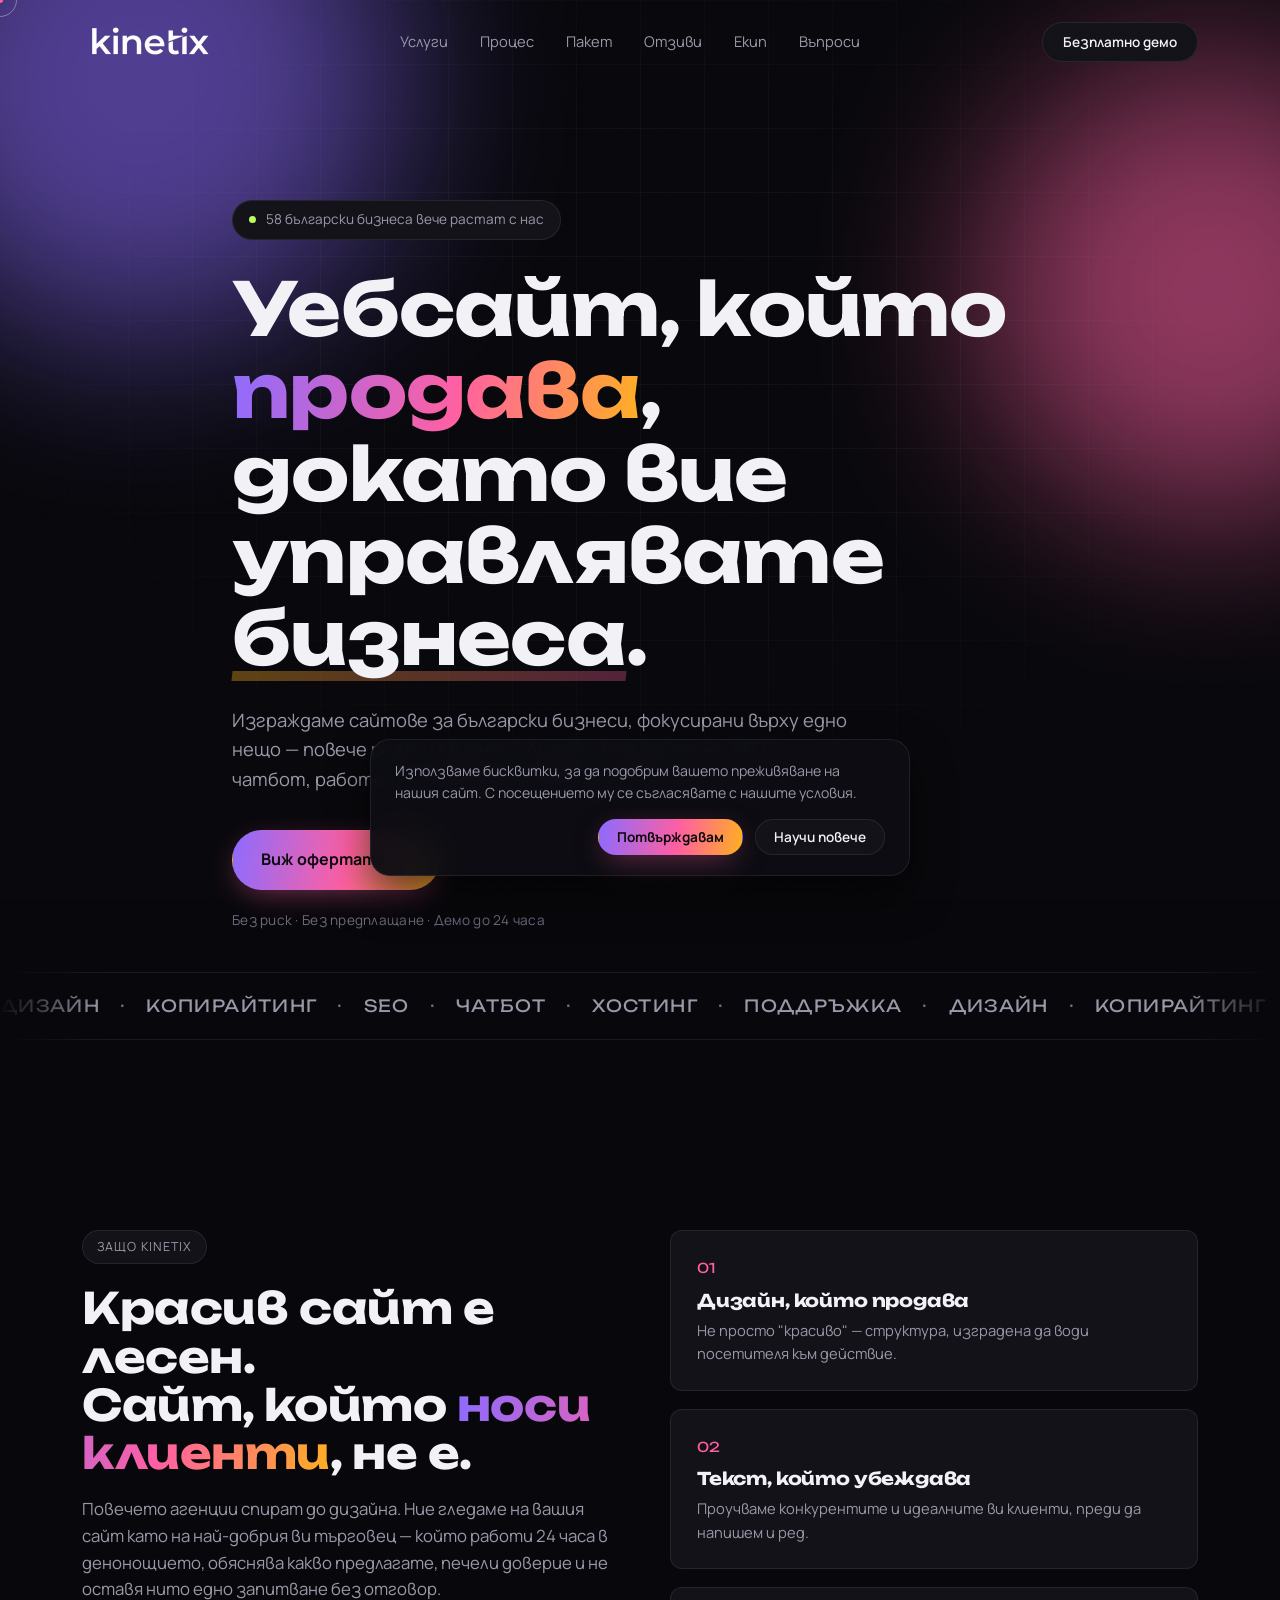
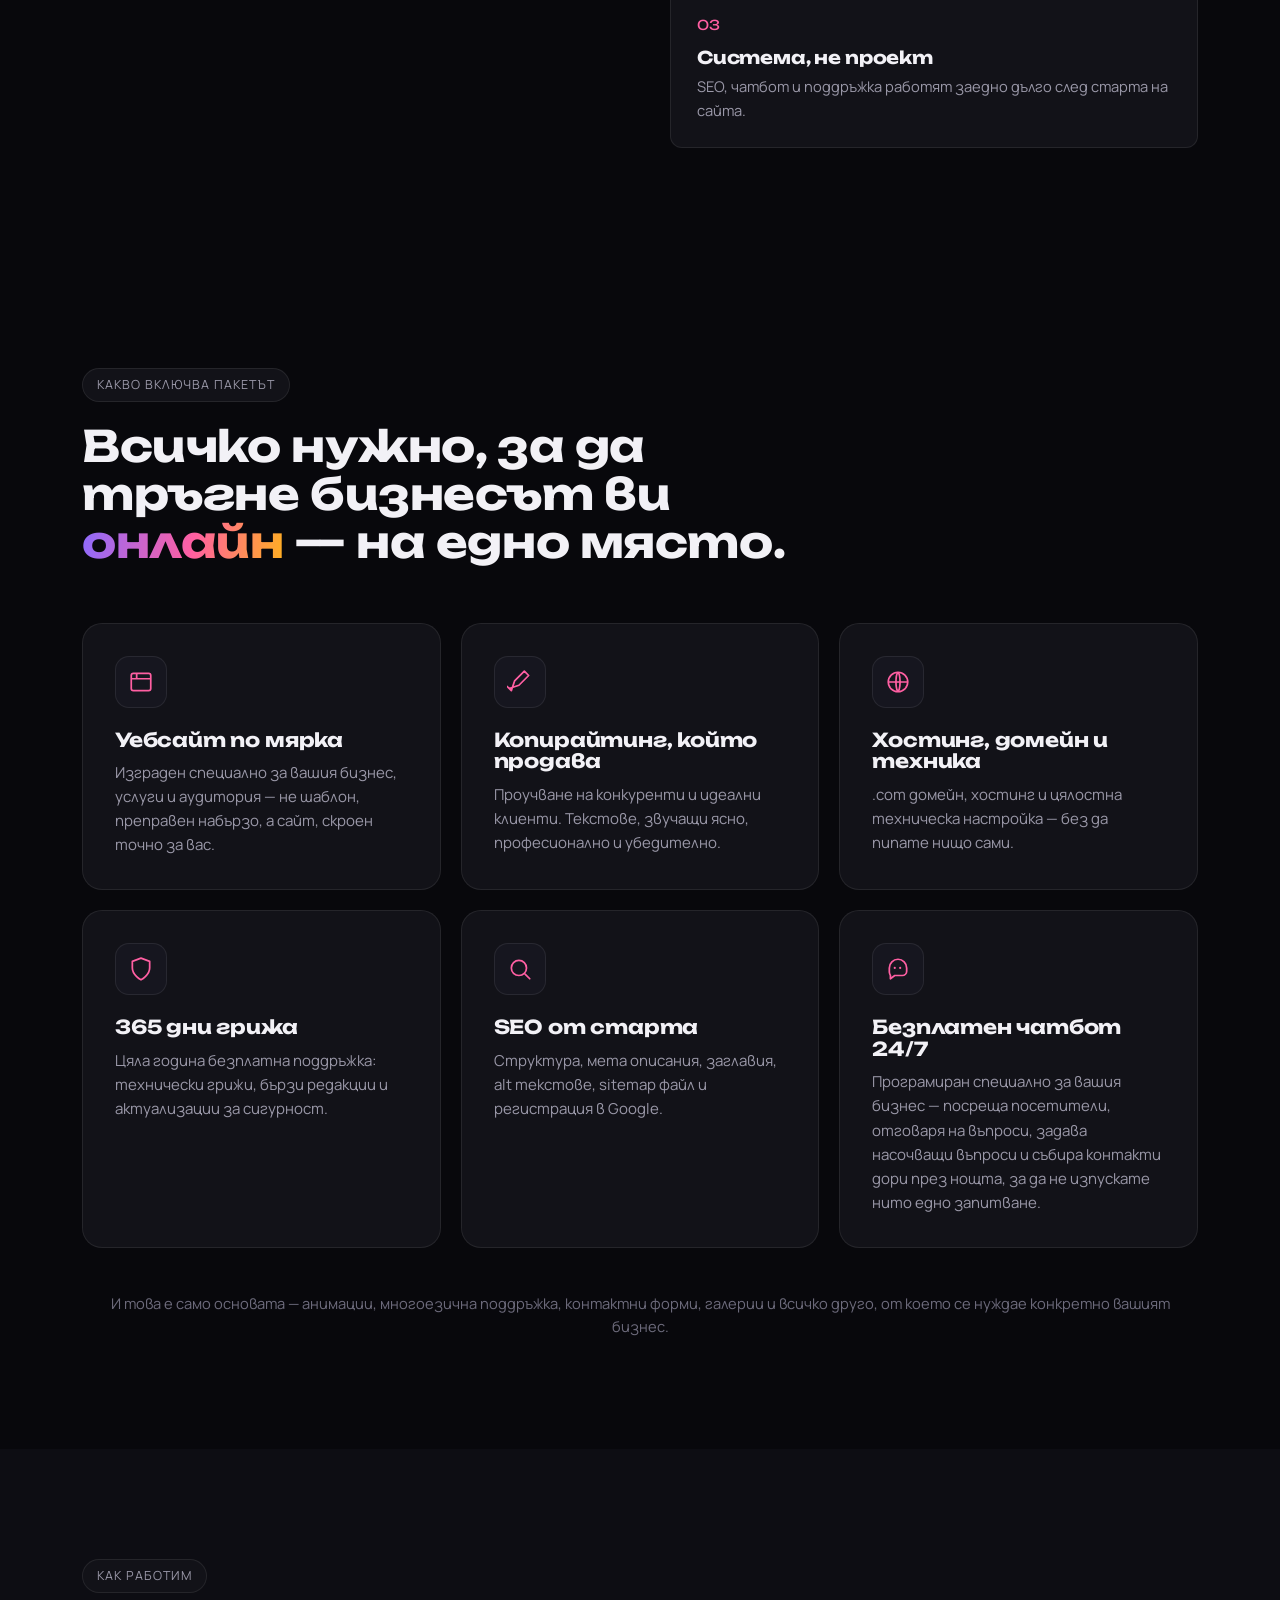
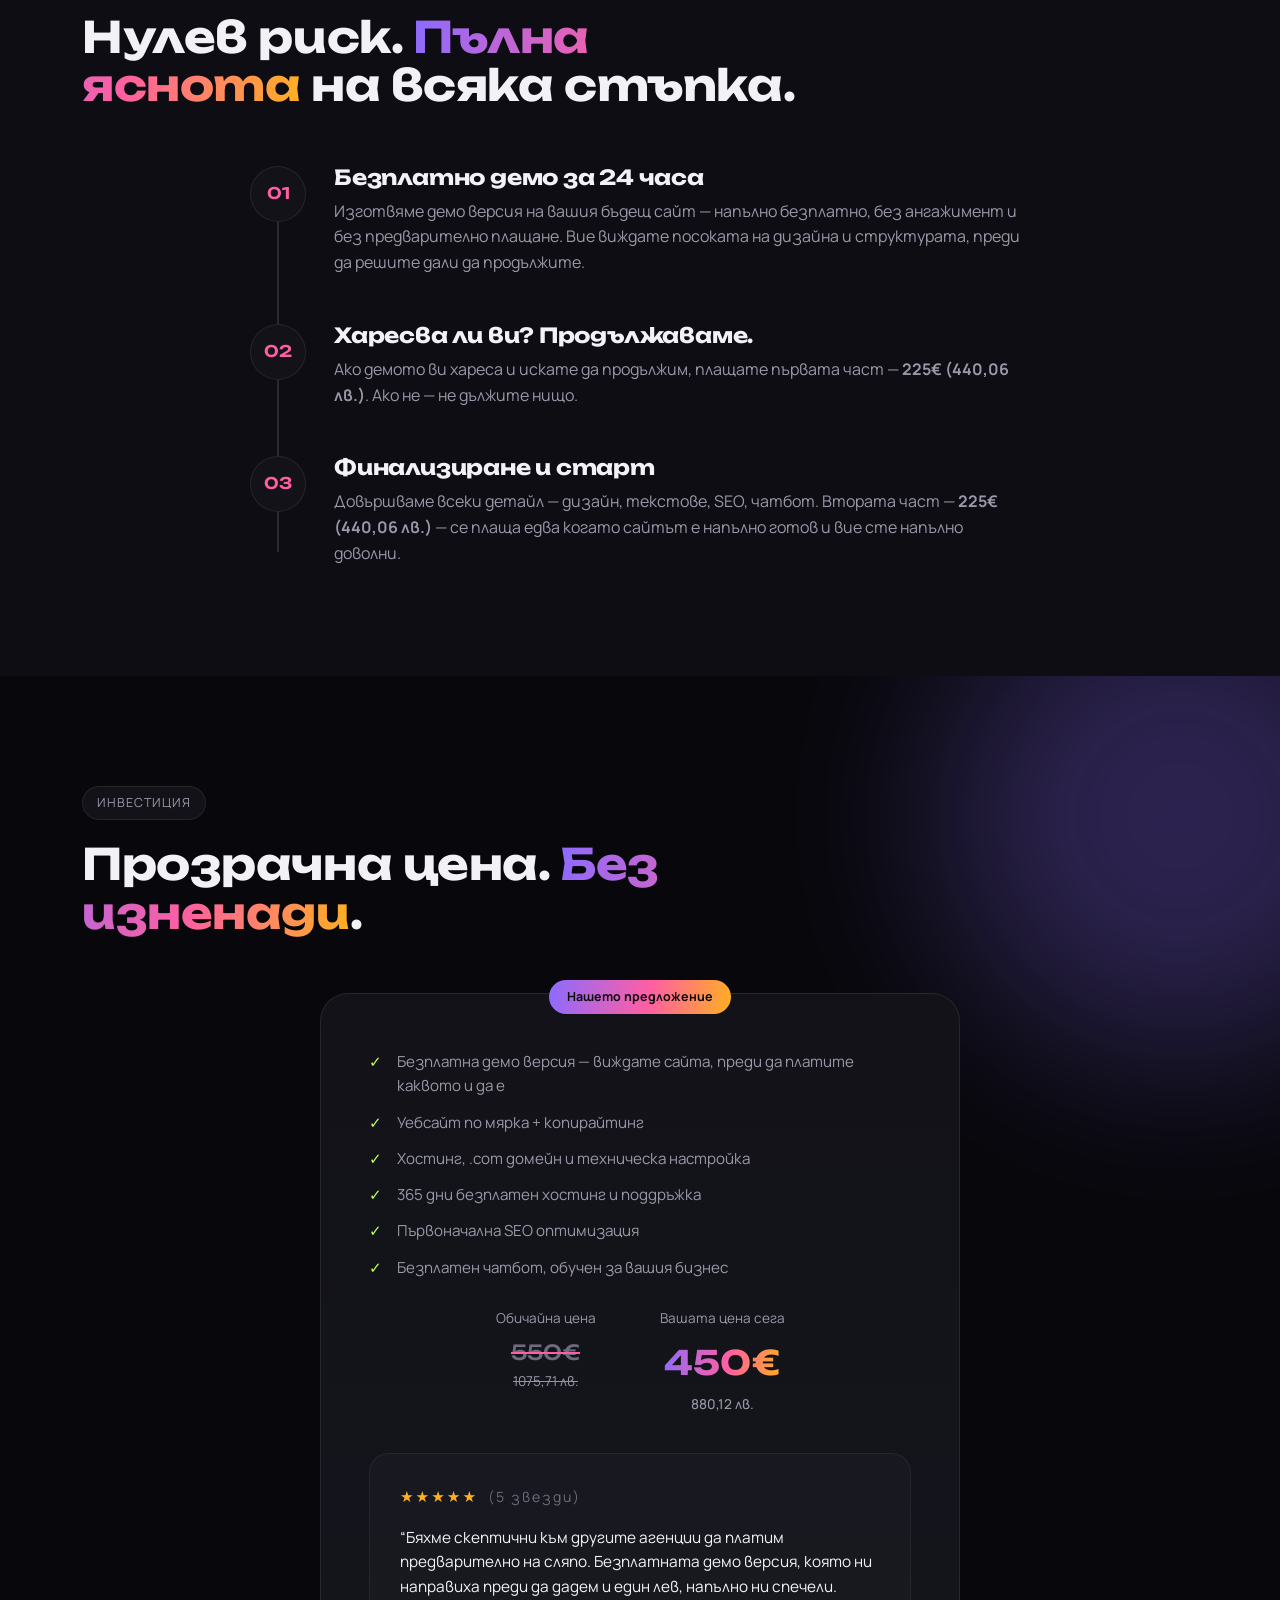
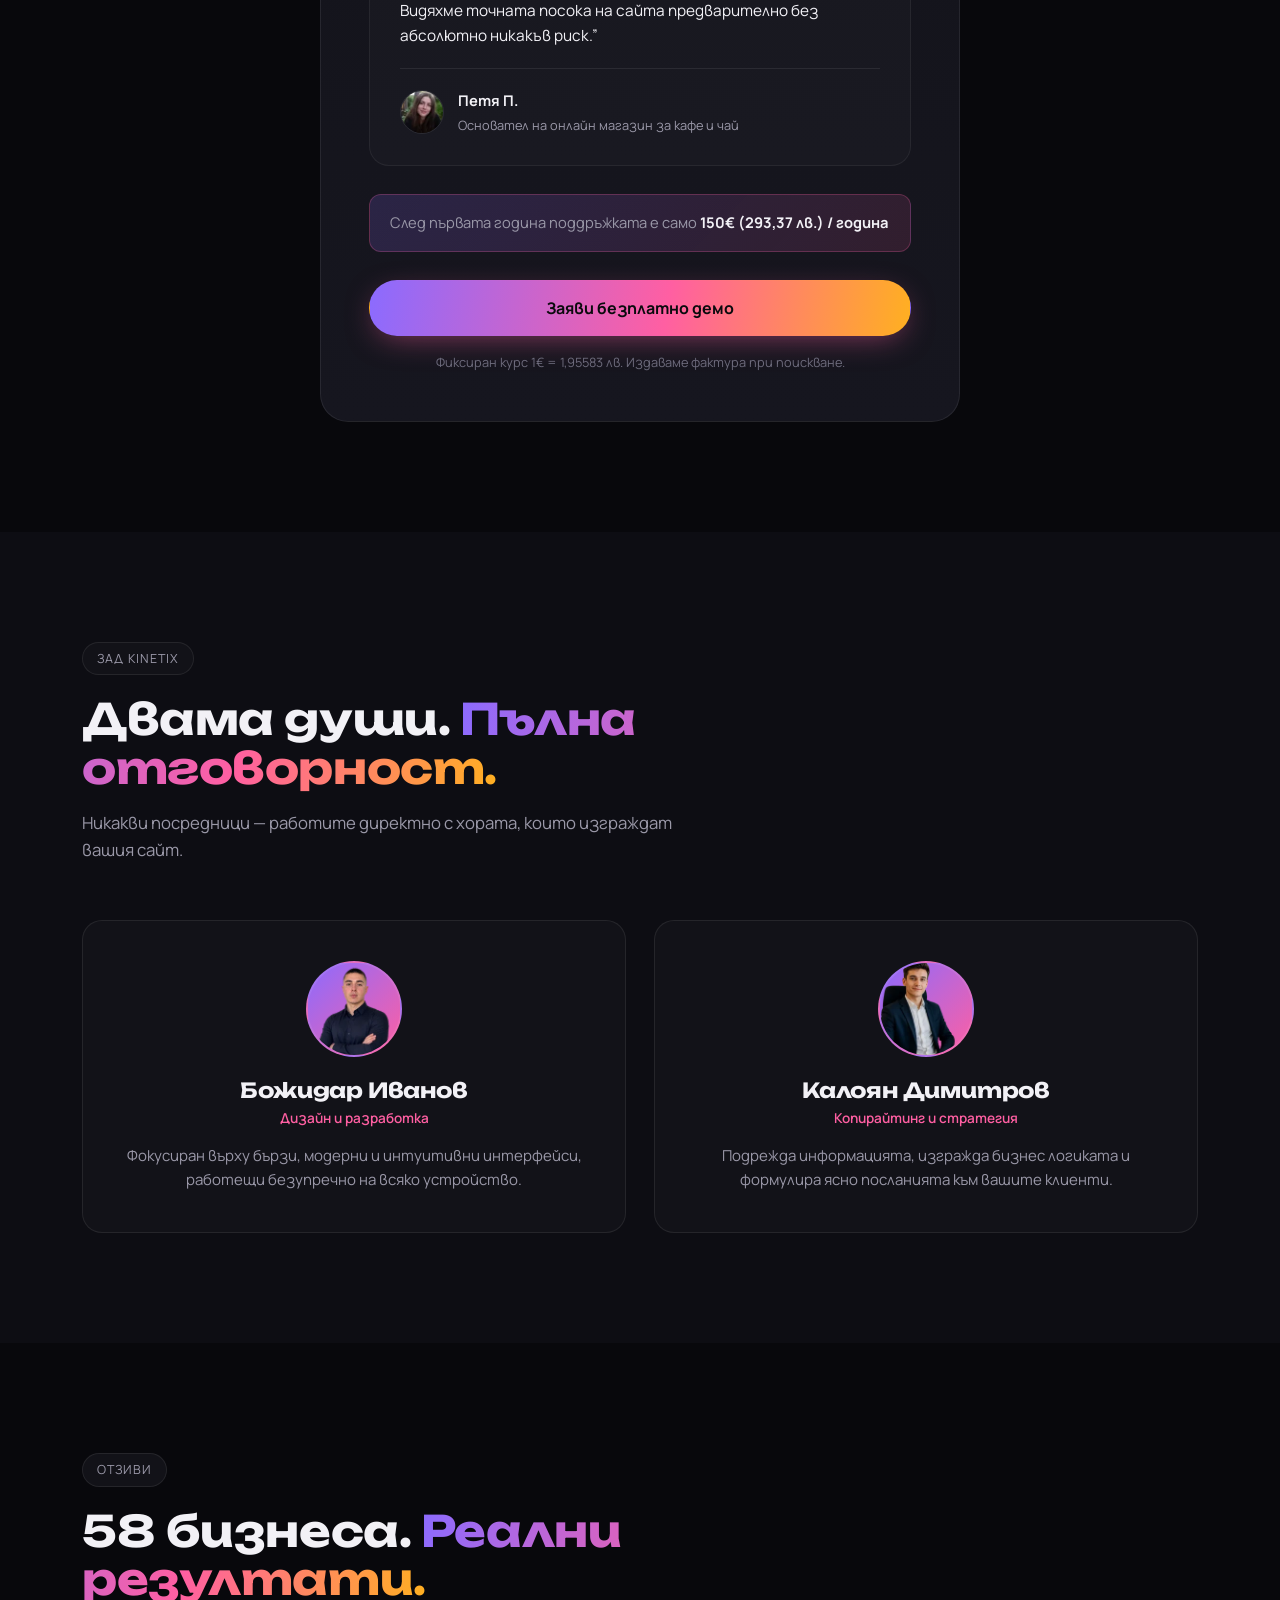
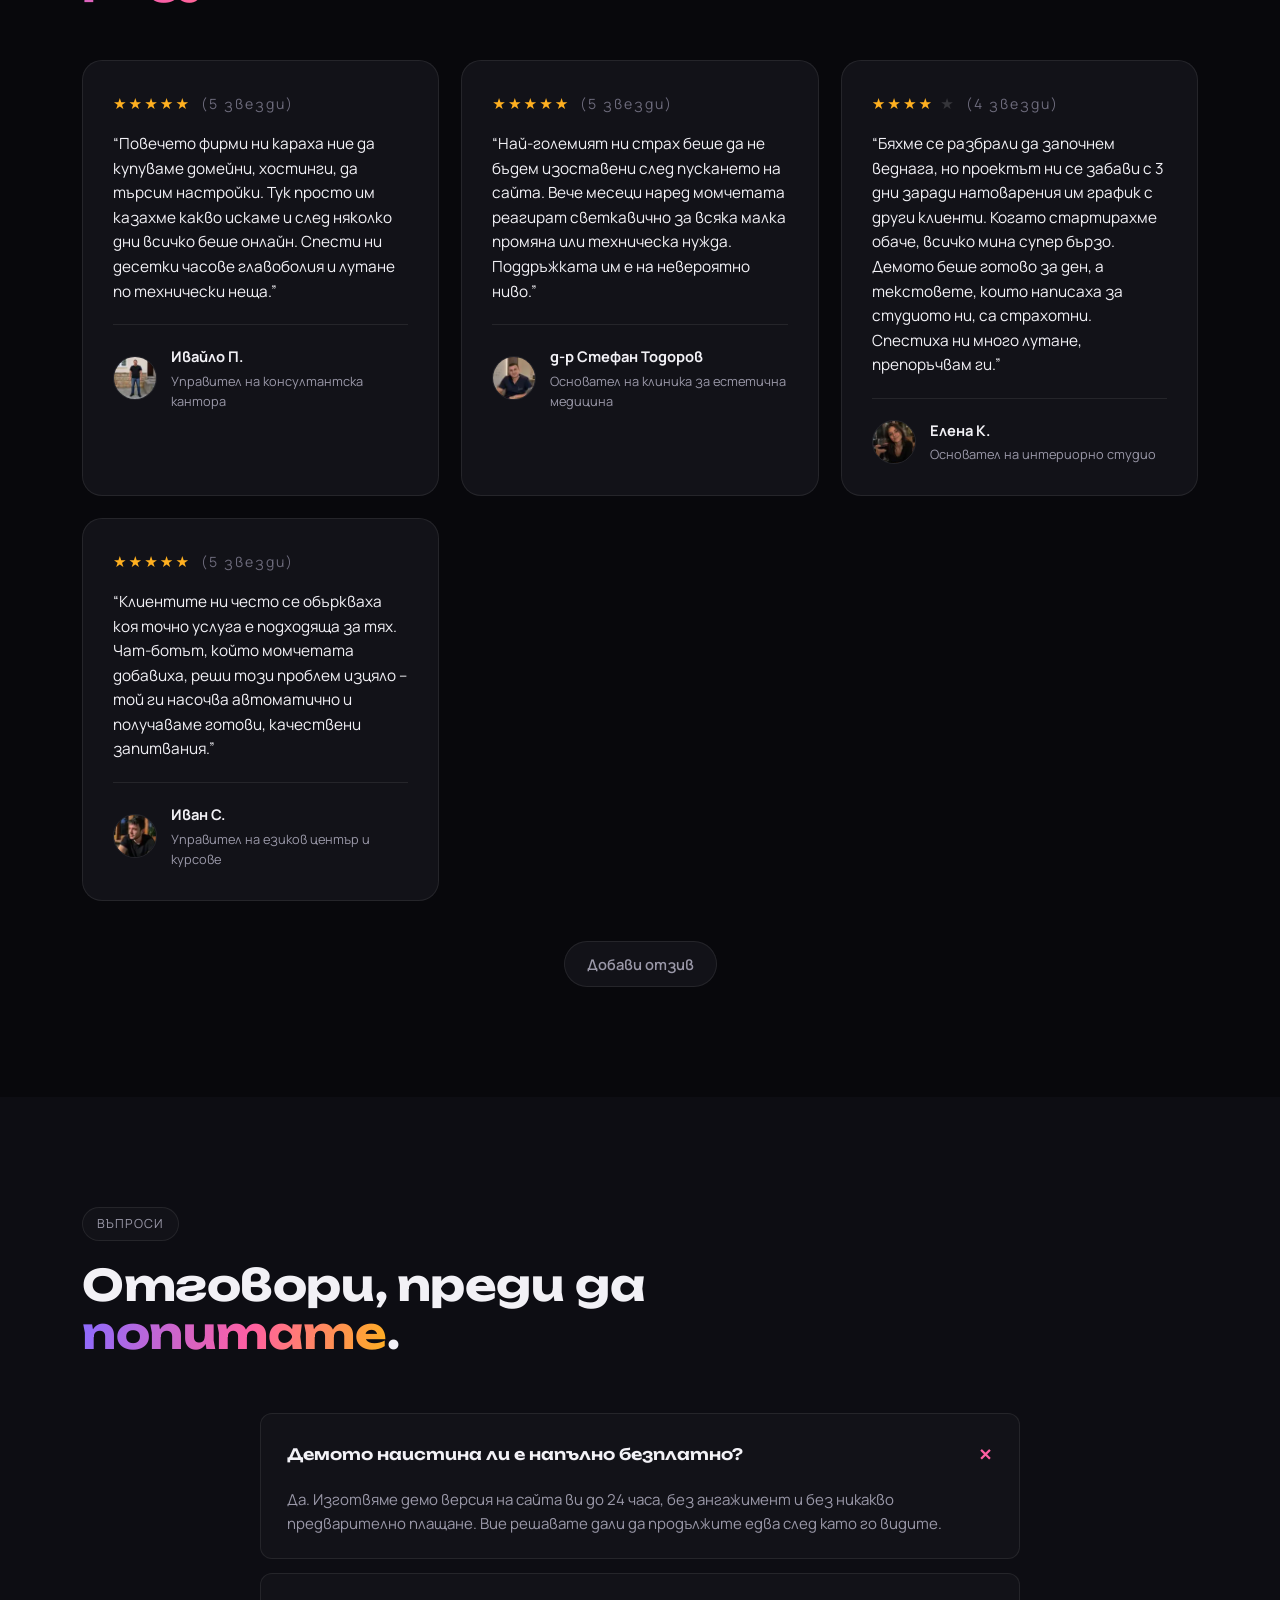
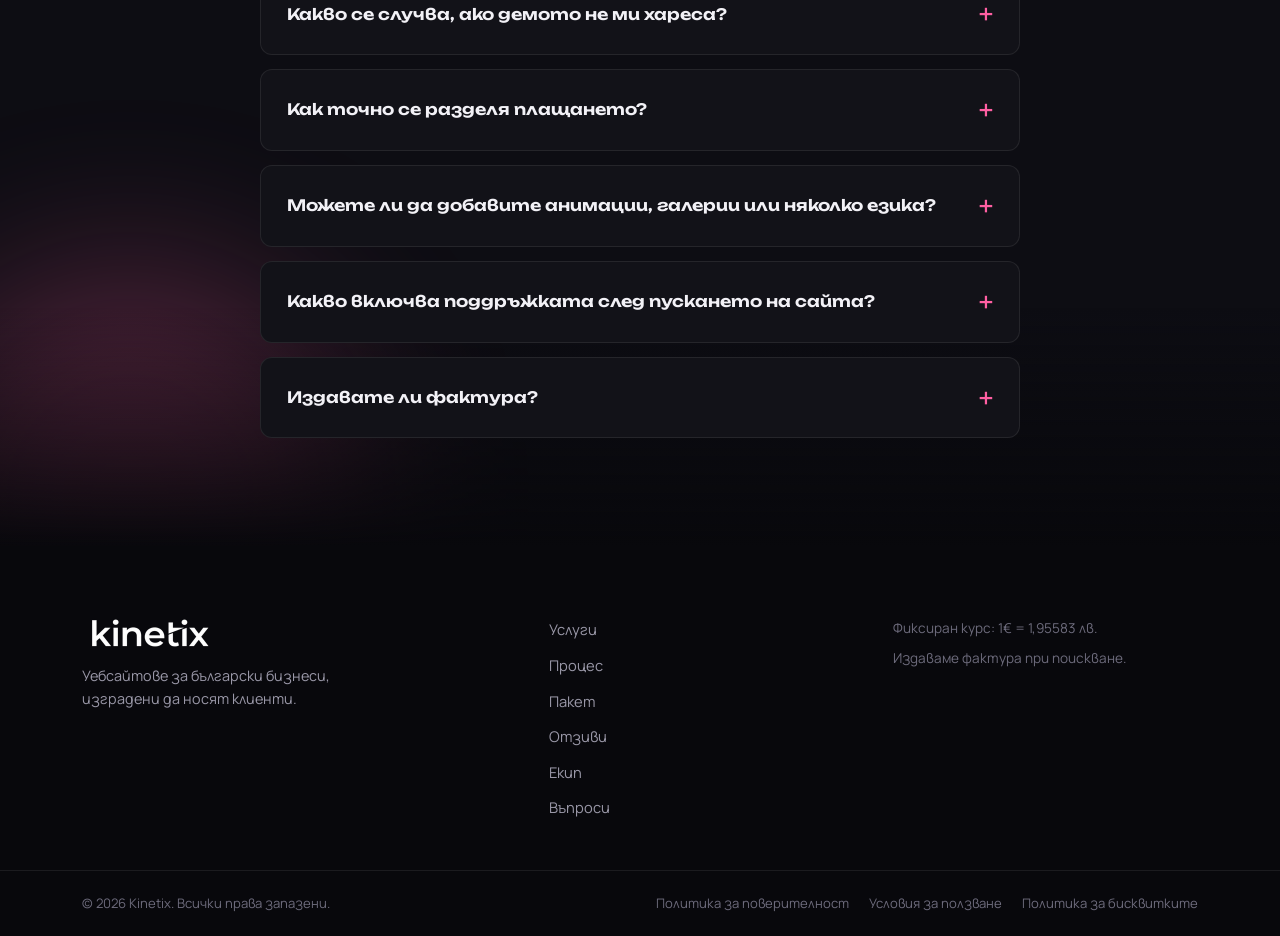
<file: index.html>
<!DOCTYPE html>
<html lang="bg">
<head>
<meta charset="UTF-8">
<meta name="viewport" content="width=device-width, initial-scale=1.0">
<title>Kinetix — Уебсайтове, които носят клиенти</title>
<meta name="description" content="Kinetix изгражда уебсайтове за български бизнеси, съчетаващи дизайн, копирайтинг, SEO и чатбот. Безплатно демо до 24 часа, без риск, без предплащане.">
<link rel="icon" href="data:image/svg+xml,<svg xmlns=%22http://www.w3.org/2000/svg%22 viewBox=%220 0 100 100%22><text y=%22.75em%22 font-size=%2270%22 font-family=%22sans-serif%22 font-weight=%22700%22 fill=%22%23ff5fa2%22>K</text></svg>">
<link rel="preload" as="font" type="font/woff2" href="fonts/unbounded-700.woff2" crossorigin>
<link rel="preload" as="font" type="font/woff2" href="fonts/manrope-400.woff2" crossorigin>
<link rel="stylesheet" href="style.css">
<!-- Meta Pixel Code loaded dynamically via script.js -->
</head>
<body>

<div class="grain"></div>
<div class="cursor-dot" id="cursorDot"></div>
<div class="cursor-ring" id="cursorRing"></div>


<!-- NAV -->
<header class="nav" id="nav">
  <div class="nav-inner">
    <a href="#top" class="logo">
      <img src="images/logo.webp" alt="Kinetix Logo" width="136" height="32" style="height: 32px; display: block;">
    </a>
    <nav class="nav-links" id="navLinks">
      <a href="#uslugi">Услуги</a>
      <a href="#proces">Процес</a>
      <a href="#paket">Пакет</a>
      <a href="#otzivi">Отзиви</a>
      <a href="#екип">Екип</a>
      <a href="#faq">Въпроси</a>
    </nav>
    <button type="button" class="btn btn-nav js-open-contact">Безплатно демо</button>
    <button class="burger" id="burger" aria-label="Меню"><span></span><span></span><span></span></button>
  </div>
</header>

<!-- HERO -->
<section class="hero" id="top">
  <div class="mesh mesh-1"></div>
  <div class="mesh mesh-2"></div>
  <div class="hero-grid-bg"></div>

  <div class="container hero-inner">
    <div class="reveal eyebrow"><span class="dot-pulse"></span> 58 български бизнеса вече растат с нас</div>
    <h1 class="reveal hero-title">
      Уебсайт, който <span class="grad-text">продава</span>,<br>
      докато вие управлявате <span class="underline-sketch">бизнеса</span>.
    </h1>
    <p class="reveal hero-sub">
      Изграждаме сайтове за български бизнеси, фокусирани върху едно нещо — повече реални клиенти.
      Дизайн, копирайтинг, SEO и чатбот, работещи заедно като една система.
    </p>
    <div class="reveal hero-cta">
      <a href="#paket" class="btn btn-primary btn-lg magnetic">
        Виж офертата
        <svg width="18" height="18" viewBox="0 0 24 24" fill="none"><path d="M5 12h14M13 6l6 6-6 6" stroke="currentColor" stroke-width="2" stroke-linecap="round" stroke-linejoin="round"/></svg>
      </a>
    </div>
    <p class="reveal hero-note">Без риск · Без предплащане · Демо до 24 часа</p>
  </div>

  <div class="marquee-wrap reveal">
    <div class="marquee">
      <div class="marquee-track">
        <span>ДИЗАЙН</span><span>·</span><span>КОПИРАЙТИНГ</span><span>·</span><span>SEO</span><span>·</span><span>ЧАТБОТ</span><span>·</span><span>ХОСТИНГ</span><span>·</span><span>ПОДДРЪЖКА</span><span>·</span>
        <span>ДИЗАЙН</span><span>·</span><span>КОПИРАЙТИНГ</span><span>·</span><span>SEO</span><span>·</span><span>ЧАТБОТ</span><span>·</span><span>ХОСТИНГ</span><span>·</span><span>ПОДДРЪЖКА</span><span>·</span>
      </div>
    </div>
  </div>

  <div class="hero-fade"></div>
</section>


<!-- PROBLEM / SOLUTION -->
<section class="problem">
  <div class="container">
    <div class="split">
      <div class="split-text reveal">
        <span class="tag">Защо Kinetix</span>
        <h2 class="h2">Красив сайт е лесен.<br>Сайт, който <span class="grad-text">носи клиенти</span>, не е.</h2>
        <p class="p-lead">
          Повечето агенции спират до дизайна. Ние гледаме на вашия сайт като на най-добрия ви търговец —
          който работи 24 часа в денонощието, обяснява какво предлагате, печели доверие и не оставя нито
          едно запитване без отговор.
        </p>
      </div>
      <div class="split-cards">
        <div class="mini-card reveal">
          <span class="mini-num">01</span>
          <h3>Дизайн, който продава</h3>
          <p>Не просто "красиво" — структура, изградена да води посетителя към действие.</p>
        </div>
        <div class="mini-card reveal">
          <span class="mini-num">02</span>
          <h3>Текст, който убеждава</h3>
          <p>Проучваме конкурентите и идеалните ви клиенти, преди да напишем и ред.</p>
        </div>
        <div class="mini-card reveal">
          <span class="mini-num">03</span>
          <h3>Система, не проект</h3>
          <p>SEO, чатбот и поддръжка работят заедно дълго след старта на сайта.</p>
        </div>
      </div>
    </div>
  </div>
</section>

<!-- USLUGI / BENTO -->
<section class="uslugi" id="uslugi">
  <div class="container">
    <div class="section-head reveal">
      <span class="tag">Какво включва пакетът</span>
      <h2 class="h2">Всичко нужно, за да тръгне бизнесът ви <span class="grad-text">онлайн</span> — на едно място.</h2>
    </div>

    <div class="bento">
      <div class="bento-card bento-lg reveal">
        <div class="bento-icon">
          <svg width="26" height="26" viewBox="0 0 24 24" fill="none"><rect x="3" y="4" width="18" height="16" rx="2" stroke="currentColor" stroke-width="1.6"/><path d="M3 9h18M8 4v5" stroke="currentColor" stroke-width="1.6"/></svg>
        </div>
        <h3>Уебсайт по мярка</h3>
        <p>Изграден специално за вашия бизнес, услуги и аудитория — не шаблон, преправен набързо, а сайт, скроен точно за вас.</p>
      </div>

      <div class="bento-card reveal">
        <div class="bento-icon">
          <svg width="26" height="26" viewBox="0 0 24 24" fill="none"><path d="M4 20l3-9 9-9 4 4-9 9-9 3-2-2z" stroke="currentColor" stroke-width="1.6" stroke-linejoin="round"/></svg>
        </div>
        <h3>Копирайтинг, който продава</h3>
        <p>Проучване на конкуренти и идеални клиенти. Текстове, звучащи ясно, професионално и убедително.</p>
      </div>

      <div class="bento-card reveal">
        <div class="bento-icon">
          <svg width="26" height="26" viewBox="0 0 24 24" fill="none"><circle cx="12" cy="12" r="9" stroke="currentColor" stroke-width="1.6"/><path d="M3 12h18M12 3c2.5 2.7 2.5 15.3 0 18M12 3c-2.5 2.7-2.5 15.3 0 18" stroke="currentColor" stroke-width="1.6"/></svg>
        </div>
        <h3>Хостинг, домейн и техника</h3>
        <p>.com домейн, хостинг и цялостна техническа настройка — без да пипате нищо сами.</p>
      </div>

      <div class="bento-card reveal">
        <div class="bento-icon">
          <svg width="26" height="26" viewBox="0 0 24 24" fill="none"><path d="M12 22s8-4.5 8-11V5l-8-3-8 3v6c0 6.5 8 11 8 11z" stroke="currentColor" stroke-width="1.6" stroke-linejoin="round"/></svg>
        </div>
        <h3>365 дни грижа</h3>
        <p>Цяла година безплатна поддръжка: технически грижи, бързи редакции и актуализации за сигурност.</p>
      </div>

      <div class="bento-card reveal">
        <div class="bento-icon">
          <svg width="26" height="26" viewBox="0 0 24 24" fill="none"><circle cx="11" cy="11" r="7" stroke="currentColor" stroke-width="1.6"/><path d="M21 21l-4.3-4.3" stroke="currentColor" stroke-width="1.6" stroke-linecap="round"/></svg>
        </div>
        <h3>SEO от старта</h3>
        <p>Структура, мета описания, заглавия, alt текстове, sitemap файл и регистрация в Google.</p>
      </div>

      <div class="bento-card bento-lg reveal">
        <div class="bento-icon">
          <svg width="26" height="26" viewBox="0 0 24 24" fill="none"><path d="M12 3a8 8 0 018 8v3a4 4 0 01-4 4H9l-4 3v-3a8 8 0 01-1-3v-4a8 8 0 018-8z" stroke="currentColor" stroke-width="1.6" stroke-linejoin="round"/><circle cx="9" cy="11" r="1" fill="currentColor"/><circle cx="14" cy="11" r="1" fill="currentColor"/></svg>
        </div>
        <h3>Безплатен чатбот 24/7</h3>
        <p>Програмиран специално за вашия бизнес — посреща посетители, отговаря на въпроси, задава насочващи въпроси и събира контакти дори през нощта, за да не изпускате нито едно запитване.</p>
      </div>
    </div>

    <p class="bento-footnote reveal">И това е само основата — анимации, многоезична поддръжка, контактни форми, галерии и всичко друго, от което се нуждае конкретно вашият бизнес.</p>
  </div>
</section>

<!-- PROCESS -->
<section class="proces" id="proces">
  <div class="container">
    <div class="section-head reveal">
      <span class="tag">Как работим</span>
      <h2 class="h2">Нулев риск. <span class="grad-text">Пълна яснота</span> на всяка стъпка.</h2>
    </div>

    <div class="timeline">
      <div class="timeline-fill" id="timelineFill"></div>
      <div class="timeline-item reveal">
        <div class="timeline-num">01</div>
        <div class="timeline-body">
          <h3>Безплатно демо за 24 часа</h3>
          <p>Изготвяме демо версия на вашия бъдещ сайт — напълно безплатно, без ангажимент и без предварително плащане. Вие виждате посоката на дизайна и структурата, преди да решите дали да продължите.</p>
        </div>
      </div>
      <div class="timeline-item reveal">
        <div class="timeline-num">02</div>
        <div class="timeline-body">
          <h3>Харесва ли ви? Продължаваме.</h3>
          <p>Ако демото ви хареса и искате да продължим, плащате първата част — <strong>225€ (440,06 лв.)</strong>. Ако не — не дължите нищо.</p>
        </div>
      </div>
      <div class="timeline-item reveal">
        <div class="timeline-num">03</div>
        <div class="timeline-body">
          <h3>Финализиране и старт</h3>
          <p>Довършваме всеки детайл — дизайн, текстове, SEO, чатбот. Втората част — <strong>225€ (440,06 лв.)</strong> — се плаща едва когато сайтът е напълно готов и вие сте напълно доволни.</p>
        </div>
      </div>
    </div>
  </div>
</section>

<!-- PRICING -->
<section class="paket" id="paket">
  <div class="mesh mesh-4"></div>
  <div class="container">
    <div class="section-head reveal">
      <span class="tag">Инвестиция</span>
      <h2 class="h2">Прозрачна цена. <span class="grad-text">Без изненади</span>.</h2>
    </div>

    <div class="price-card reveal">
      <div class="price-badge">Нашето предложение</div>

      <ul class="price-list">
        <li>Безплатна демо версия — виждате сайта, преди да платите каквото и да е</li>
        <li>Уебсайт по мярка + копирайтинг</li>
        <li>Хостинг, .com домейн и техническа настройка</li>
        <li>365 дни безплатен хостинг и поддръжка</li>
        <li>Първоначална SEO оптимизация</li>
        <li>Безплатен чатбот, обучен за вашия бизнес</li>
      </ul>

      <div class="price-top">
        <div class="price-old">
          <span>Обичайна цена</span>
          <div class="price-value-container">
            <strong>550€</strong>
            <span class="price-lev-old">1075,71 лв.</span>
          </div>
        </div>
        <div class="price-new">
          <span>Вашата цена сега</span>
          <div class="price-value-container">
            <strong class="grad-text">450€</strong>
            <span class="price-lev">880,12 лв.</span>
          </div>
        </div>
      </div>

      <div class="review-card pricing-review" style="margin-bottom: 28px; border-color: rgba(255,176,32,.25); text-align: left;">
        <div class="stars">
          <span class="active-stars">★★★★★</span>
          <span class="stars-text">(5 звезди)</span>
        </div>
        <p>“Бяхме скептични към другите агенции да платим предварително на сляпо. Безплатната демо версия, която ни направиха преди да дадем и един лев, напълно ни спечели. Видяхме точната посока на сайта предварително без абсолютно никакъв риск.”</p>
        <div class="review-user">
          <img class="review-avatar" src="images/review_petya.webp" alt="Петя П." width="44" height="44">
          <div class="review-info">
            <span class="review-name">Петя П.</span>
            <span class="review-role">Основател на онлайн магазин за кафе и чай</span>
          </div>
        </div>
      </div>

      <div class="price-maintenance">
        След първата година поддръжката е само <strong>150€ (293,37 лв.) / година</strong>
      </div>

      <button type="button" class="btn btn-primary btn-lg btn-block magnetic js-open-contact">Заяви безплатно демо</button>
      <p class="price-fine">Фиксиран курс 1€ = 1,95583 лв. Издаваме фактура при поискване.</p>
    </div>
  </div>
</section>

<!-- TEAM -->
<section class="ekip" id="екип">
  <div class="container">
    <div class="section-head reveal">
      <span class="tag">Зад Kinetix</span>
      <h2 class="h2">Двама души. <span class="grad-text">Пълна отговорност.</span></h2>
      <p class="p-lead">Никакви посредници — работите директно с хората, които изграждат вашия сайт.</p>
    </div>

    <div class="team-grid">
      <div class="team-card reveal">
        <div class="team-avatar"><img src="images/bozhidar.webp" alt="Божидар Иванов" width="96" height="96" onerror="this.style.display='none'"></div>
        <h3>Божидар Иванов</h3>
        <span class="team-role">Дизайн и разработка</span>
        <p>Фокусиран върху бързи, модерни и интуитивни интерфейси, работещи безупречно на всяко устройство.</p>
      </div>
      <div class="team-card reveal">
        <div class="team-avatar"><img src="images/kaloyan.webp" alt="Калоян Димитров" width="96" height="96" onerror="this.style.display='none'"></div>
        <h3>Калоян Димитров</h3>
        <span class="team-role">Копирайтинг и стратегия</span>
        <p>Подрежда информацията, изгражда бизнес логиката и формулира ясно посланията към вашите клиенти.</p>
      </div>
    </div>
  </div>
</section>

<!-- TESTIMONIALS -->
<section class="otzivi" id="otzivi">
  <div class="container">
    <div class="section-head reveal">
      <span class="tag">Отзиви</span>
      <h2 class="h2">58 бизнеса. <span class="grad-text">Реални резултати.</span></h2>
    </div>

    <div class="reviews-grid">
      <div class="review-card reveal">
        <div class="stars">
          <span class="active-stars">★★★★★</span>
          <span class="stars-text">(5 звезди)</span>
        </div>
        <p>“Повечето фирми ни караха ние да купуваме домейни, хостинги, да търсим настройки. Тук просто им казахме какво искаме и след няколко дни всичко беше онлайн. Спести ни десетки часове главоболия и лутане по технически неща.”</p>
        <div class="review-user">
          <img class="review-avatar" src="images/review_ivaylo.webp" alt="Ивайло П." width="44" height="44">
          <div class="review-info">
            <span class="review-name">Ивайло П.</span>
            <span class="review-role">Управител на консултантска кантора</span>
          </div>
        </div>
      </div>
      <div class="review-card reveal">
        <div class="stars">
          <span class="active-stars">★★★★★</span>
          <span class="stars-text">(5 звезди)</span>
        </div>
        <p>“Най-големият ни страх беше да не бъдем изоставени след пускането на сайта. Вече месеци наред момчетата реагират светкавично за всяка малка промяна или техническа нужда. Поддръжката им е на невероятно ниво.”</p>
        <div class="review-user">
          <img class="review-avatar" src="images/review_stefan.webp" alt="д-р Стефан Тодоров" width="44" height="44">
          <div class="review-info">
            <span class="review-name">д-р Стефан Тодоров</span>
            <span class="review-role">Основател на клиника за естетична медицина</span>
          </div>
        </div>
      </div>
      <div class="review-card reveal">
        <div class="stars">
          <span class="active-stars">★★★★</span><span class="inactive-stars">★</span>
          <span class="stars-text">(4 звезди)</span>
        </div>
        <p>“Бяхме се разбрали да започнем веднага, но проектът ни се забави с 3 дни заради натоварения им график с други клиенти. Когато стартирахме обаче, всичко мина супер бързо. Демото беше готово за ден, а текстовете, които написаха за студиото ни, са страхотни. Спестиха ни много лутане, препоръчвам ги.”</p>
        <div class="review-user">
          <img class="review-avatar" src="images/review_maria.webp" alt="Елена К." width="44" height="44">
          <div class="review-info">
            <span class="review-name">Елена К.</span>
            <span class="review-role">Основател на интериорно студио</span>
          </div>
        </div>
      </div>
      <div class="review-card reveal">
        <div class="stars">
          <span class="active-stars">★★★★★</span>
          <span class="stars-text">(5 звезди)</span>
        </div>
        <p>“Клиентите ни често се объркваха коя точно услуга е подходяща за тях. Чат-ботът, който момчетата добавиха, реши този проблем изцяло – той ги насочва автоматично и получаваме готови, качествени запитвания.”</p>
        <div class="review-user">
          <img class="review-avatar" src="images/review_ivan.webp" alt="Иван С." width="44" height="44">
          <div class="review-info">
            <span class="review-name">Иван С.</span>
            <span class="review-role">Управител на езиков център и курсове</span>
          </div>
        </div>
      </div>
    </div>
    <div style="text-align: center; margin-top: 40px;" class="reveal">
      <button type="button" class="btn btn-secondary js-open-review">Добави отзив</button>
    </div>
  </div>
</section>

<!-- FAQ -->
<section class="faq" id="faq">
  <div class="mesh mesh-5"></div>
  <div class="container">
    <div class="section-head reveal">
      <span class="tag">Въпроси</span>
      <h2 class="h2">Отговори, преди да <span class="grad-text">попитате</span>.</h2>
    </div>

    <div class="faq-list">
      <details class="faq-item reveal" open>
        <summary>Демото наистина ли е напълно безплатно?</summary>
        <p>Да. Изготвяме демо версия на сайта ви до 24 часа, без ангажимент и без никакво предварително плащане. Вие решавате дали да продължите едва след като го видите.</p>
      </details>
      <details class="faq-item reveal">
        <summary>Какво се случва, ако демото не ми хареса?</summary>
        <p>Нищо не дължите. Просто не продължаваме — без обяснения, без такси, без риск за вас.</p>
      </details>
      <details class="faq-item reveal">
        <summary>Как точно се разделя плащането?</summary>
        <p>На две равни части по 225€ (440,06 лв.). Първата — само ако демото ви хареса и искате да продължите. Втората — едва когато сайтът е напълно завършен и сте доволни.</p>
      </details>
      <details class="faq-item reveal">
        <summary>Можете ли да добавите анимации, галерии или няколко езика?</summary>
        <p>Да — практически без ограничения. Анимации, многоезична поддръжка, контактни форми, галерии и всичко друго, от което се нуждае конкретно вашият бизнес.</p>
      </details>
      <details class="faq-item reveal">
        <summary>Какво включва поддръжката след пускането на сайта?</summary>
        <p>365 дни безплатен хостинг и поддръжка — технически грижи, бързи редакции на съдържание и актуализации за сигурност. След първата година — само 150€ (293,37 лв.) годишно.</p>
      </details>
      <details class="faq-item reveal">
        <summary>Издавате ли фактура?</summary>
        <p>Да, издаваме фактура при поискване за всяко плащане.</p>
      </details>
    </div>
  </div>
</section>

<!-- FOOTER -->
<footer class="footer">
  <div class="container footer-inner">
    <div class="footer-brand">
      <a href="#top" class="logo">
        <img src="images/logo.webp" alt="Kinetix Logo" width="136" height="32" style="height: 32px; display: block;">
      </a>
      <p>Уебсайтове за български бизнеси, изградени да носят клиенти.</p>
    </div>
    <div class="footer-links">
      <a href="#uslugi">Услуги</a>
      <a href="#proces">Процес</a>
      <a href="#paket">Пакет</a>
      <a href="#otzivi">Отзиви</a>
      <a href="#екип">Екип</a>
      <a href="#faq">Въпроси</a>
    </div>
    <div class="footer-meta">
      <p>Фиксиран курс: 1€ = 1,95583 лв.</p>
      <p>Издаваме фактура при поискване.</p>
    </div>
  </div>
  <div class="footer-bottom">
    <div class="container footer-bottom-container">
      <p>© <span id="year"></span> Kinetix. Всички права запазени.</p>
      <div class="footer-legal-links">
        <a href="/privacy-policy">Политика за поверителност</a>
        <a href="/terms">Условия за ползване</a>
        <a href="/cookie-policy">Политика за бисквитките</a>
      </div>
    </div>
  </div>
</footer>

<!-- CONTACT MODAL -->
<div class="modal-overlay" id="contactModal">
  <div class="modal-box">
    <button type="button" class="modal-close" id="modalClose" aria-label="Затвори">&times;</button>
    <div class="modal-head">
      <span class="tag">Заявка</span>
      <h2 class="h2">Готови ли сте за сайт, който <span class="grad-text">работи вместо вас</span>?</h2>
    </div>

    <form class="contact-form" id="contactForm">
      <div class="form-field">
        <label for="phone">Телефонен номер</label>
        <input type="tel" id="phone" name="phone" placeholder="+359..." required>
      </div>
      <div class="form-field">
        <label for="message">Какъв сайт искаме?</label>
        <textarea id="message" name="message" placeholder="Опишете бизнеса, какво предлагате и какъв сайт искате. Опитайте се да бъдете максимално детайлни." rows="5" required></textarea>
      </div>
      <button type="submit" class="btn btn-primary btn-lg btn-block magnetic">
        <span class="btn-text">Изпрати заявка за демо</span>
      </button>
      <p class="form-fine">Без риск. Без предплащане. Отговаряме до 24 часа.</p>
    </form>
  </div>
</div>

<!-- REVIEW MODAL -->
<div class="modal-overlay" id="reviewModal">
  <div class="modal-box">
    <button type="button" class="modal-close" id="reviewModalClose" aria-label="Затвори">&times;</button>
    <div class="modal-head">
      <span class="tag">Оценка</span>
      <h2 class="h2">Добави <span class="grad-text">твоето ревю</span></h2>
    </div>

    <form class="contact-form" id="reviewForm">
      <div class="form-field">
        <label for="reviewPhoto">Снимка (аватар)</label>
        <input type="file" id="reviewPhoto" name="photo" accept="image/*" required>
      </div>
      <div class="form-field">
        <label for="reviewNameInput">Име и Фамилия</label>
        <input type="text" id="reviewNameInput" name="name" placeholder="напр. Петър П." required>
      </div>
      <div class="form-field">
        <label for="reviewRoleInput">Бизнес / Роля</label>
        <input type="text" id="reviewRoleInput" name="role" placeholder="напр. Основател на онлайн магазин" required>
      </div>
      <div class="form-field">
        <label>Оценка (звезди)</label>
        <div class="star-rating">
          <input type="radio" id="star5" name="rating" value="5" required><label for="star5" title="5 звезди">★</label>
          <input type="radio" id="star4" name="rating" value="4"><label for="star4" title="4 звезди">★</label>
          <input type="radio" id="star3" name="rating" value="3"><label for="star3" title="3 звезди">★</label>
          <input type="radio" id="star2" name="rating" value="2"><label for="star2" title="2 звезди">★</label>
          <input type="radio" id="star1" name="rating" value="1"><label for="star1" title="1 звезда">★</label>
        </div>
      </div>
      <div class="form-field">
        <label for="reviewTextInput">Вашият отзив</label>
        <textarea id="reviewTextInput" name="text" placeholder="Споделете вашите впечатления от работата с Kinetix..." rows="4" required></textarea>
      </div>
      <button type="submit" class="btn btn-primary btn-lg btn-block magnetic">
        <span class="btn-text">Подай за преглед</span>
      </button>
    </form>
  </div>
</div>

<script src="script.js"></script>
</body>
</html>
</file>
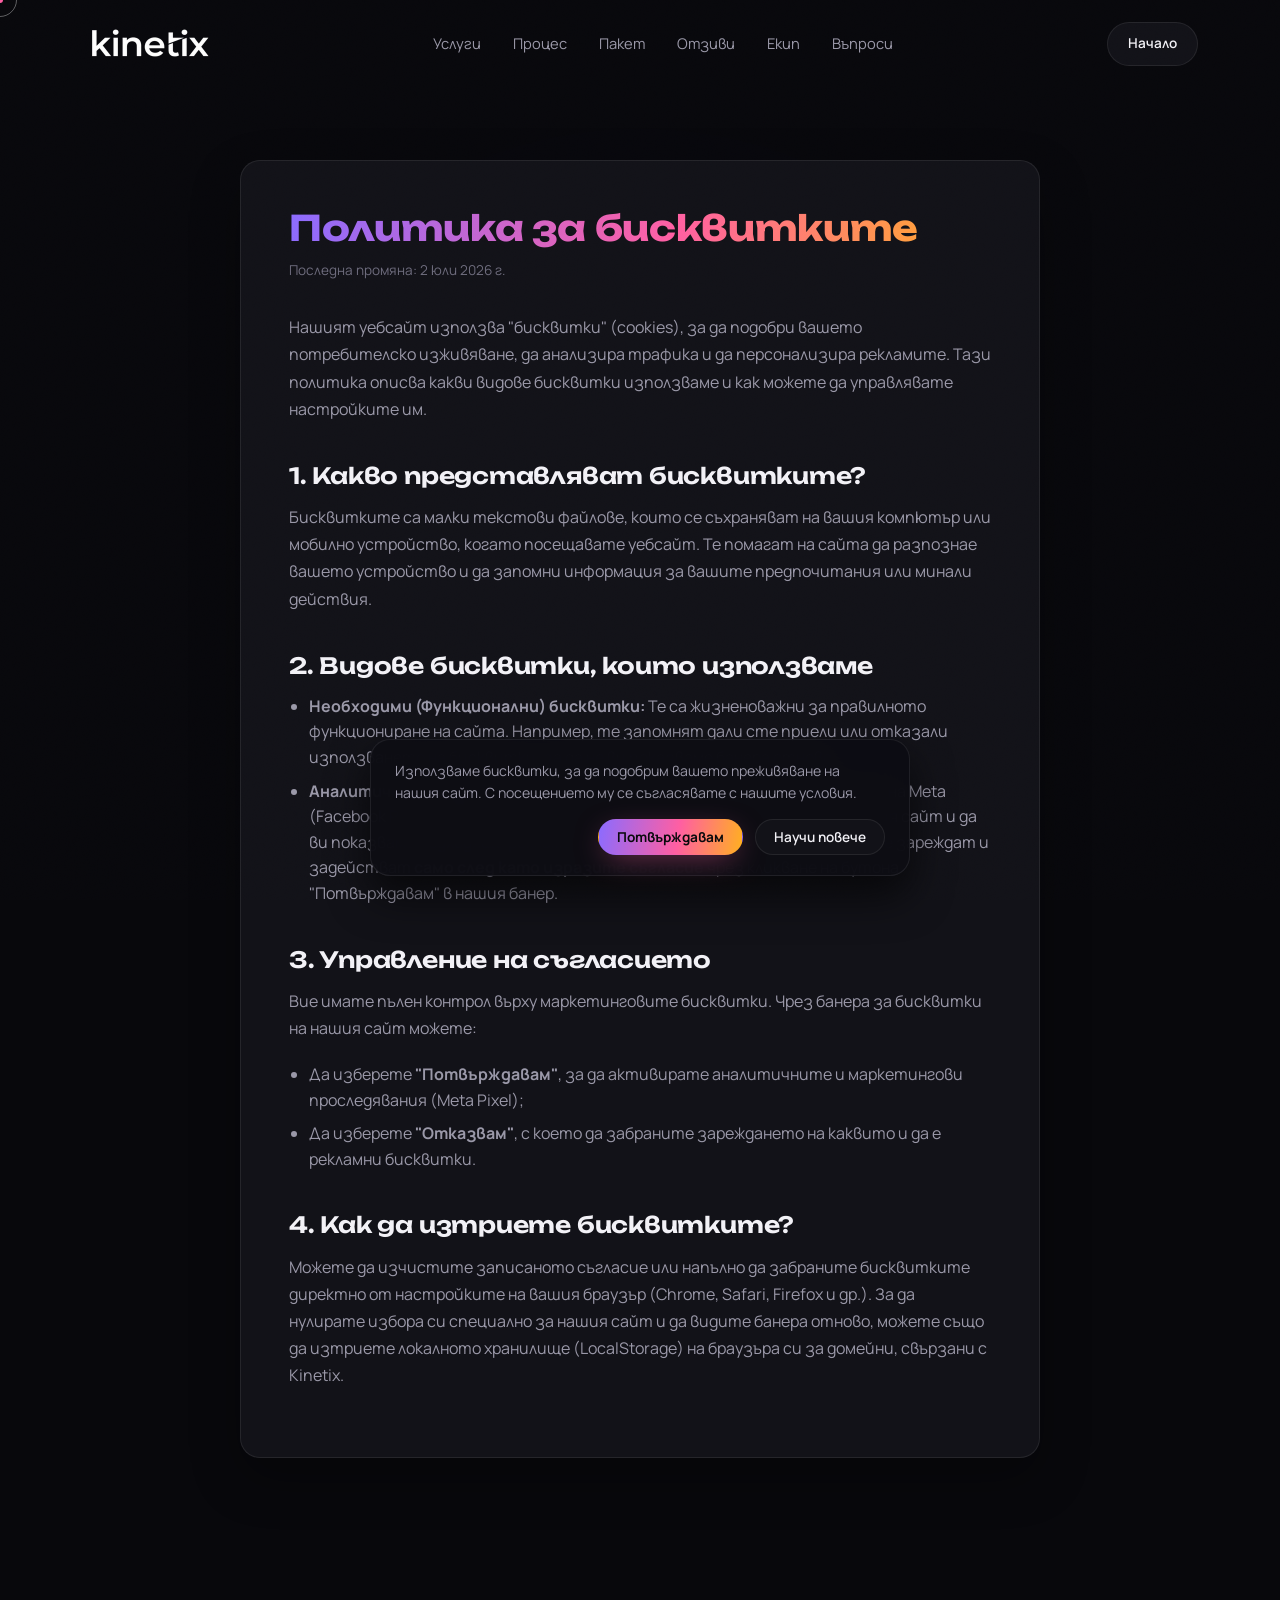
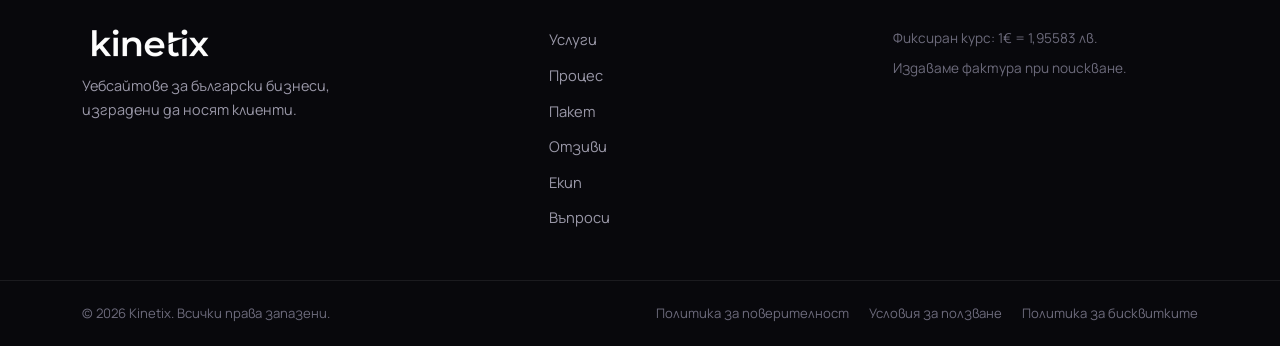
<file: cookie-policy.html>
<!DOCTYPE html>
<html lang="bg">
<head>
<meta charset="UTF-8">
<meta name="viewport" content="width=device-width, initial-scale=1.0">
<title>Политика за бисквитките — Kinetix</title>
<meta name="description" content="Политика за бисквитките на Kinetix. Научете как и защо използваме бисквитки на нашия уебсайт.">
<link rel="icon" href="data:image/svg+xml,<svg xmlns=%22http://www.w3.org/2000/svg%22 viewBox=%220 0 100 100%22><text y=%22.75em%22 font-size=%2270%22 font-family=%22sans-serif%22 font-weight=%22700%22 fill=%22%23ff5fa2%22>K</text></svg>">
<link rel="preload" as="font" type="font/woff2" href="fonts/unbounded-700.woff2" crossorigin>
<link rel="preload" as="font" type="font/woff2" href="fonts/manrope-400.woff2" crossorigin>
<link rel="stylesheet" href="style.css">
<style>
  .legal-section {
    padding: 160px 0 100px;
    position: relative;
    overflow: hidden;
  }
  .legal-content {
    max-width: 800px;
    margin: 0 auto;
    background: var(--surface);
    border: 1px solid var(--border);
    border-radius: var(--radius);
    padding: 48px;
    position: relative;
    z-index: 2;
    box-shadow: 0 20px 50px rgba(0,0,0,0.3);
  }
  .legal-content h1 {
    font-size: 2.2rem;
    font-weight: 700;
    margin-bottom: 12px;
  }
  .legal-updated {
    font-size: 0.85rem;
    color: var(--text-dimmer);
    margin-bottom: 32px;
    display: block;
  }
  .legal-content h2 {
    font-size: 1.4rem;
    font-weight: 600;
    margin-top: 40px;
    margin-bottom: 16px;
    color: var(--text);
  }
  .legal-content p {
    color: var(--text-dim);
    margin-bottom: 20px;
    line-height: 1.7;
  }
  .legal-content ul {
    list-style: disc;
    padding-left: 20px;
    color: var(--text-dim);
    margin-bottom: 20px;
  }
  .legal-content li {
    margin-bottom: 8px;
  }
  .legal-glow {
    position: absolute;
    width: 400px;
    height: 400px;
    background: var(--violet);
    filter: blur(120px);
    opacity: 0.12;
    border-radius: 50%;
    top: 20%;
    left: 50%;
    transform: translateX(-50%);
    z-index: 1;
    pointer-events: none;
  }
  @media (max-width: 640px) {
    .legal-section {
      padding: 120px 0 60px;
    }
    .legal-content {
      padding: 24px;
      border-radius: var(--radius-sm);
    }
    .legal-content h1 {
      font-size: 1.6rem;
    }
  }
</style>
</head>
<body>

<div class="grain"></div>
<div class="cursor-dot" id="cursorDot"></div>
<div class="cursor-ring" id="cursorRing"></div>

<!-- NAV -->
<header class="nav" id="nav">
  <div class="nav-inner">
    <a href="/" class="logo">
      <img src="images/logo.webp" alt="Kinetix Logo" width="136" height="32" style="height: 32px; display: block;">
    </a>
    <nav class="nav-links" id="navLinks">
      <a href="/#uslugi">Услуги</a>
      <a href="/#proces">Процес</a>
      <a href="/#paket">Пакет</a>
      <a href="/#otzivi">Отзиви</a>
      <a href="/#екип">Екип</a>
      <a href="/#faq">Въпроси</a>
    </nav>
    <a href="/" class="btn btn-nav">Начало</a>
    <button class="burger" id="burger" aria-label="Меню"><span></span><span></span><span></span></button>
  </div>
</header>

<!-- CONTENT -->
<section class="legal-section">
  <div class="legal-glow"></div>
  <div class="container">
    <div class="legal-content">
      <h1 class="grad-text">Политика за бисквитките</h1>
      <span class="legal-updated">Последна промяна: 2 юли 2026 г.</span>

      <p>Нашият уебсайт използва "бисквитки" (cookies), за да подобри вашето потребителско изживяване, да анализира трафика и да персонализира рекламите. Тази политика описва какви видове бисквитки използваме и как можете да управлявате настройките им.</p>

      <h2>1. Какво представляват бисквитките?</h2>
      <p>Бисквитките са малки текстови файлове, които се съхраняват на вашия компютър или мобилно устройство, когато посещавате уебсайт. Те помагат на сайта да разпознае вашето устройство и да запомни информация за вашите предпочитания или минали действия.</p>

      <h2>2. Видове бисквитки, които използваме</h2>
      <ul>
        <li><strong>Необходими (Функционални) бисквитки:</strong> Те са жизненоважни за правилното функциониране на сайта. Например, те запомнят дали сте приели или отказали използването на бисквитки, за да не ви показваме банера отново.</li>
        <li><strong>Аналитични и Маркетингови бисквитки (Meta Pixel):</strong> Използваме кода на Meta (Facebook Pixel), за да анализираме потребителското поведение на нашия сайт и да ви показваме подходящи реклами в социалните мрежи. Тези бисквитки се зареждат и задействат <strong>само след като изразите съгласие</strong> чрез кликване на бутона "Потвърждавам" в нашия банер.</li>
      </ul>

      <h2>3. Управление на съгласието</h2>
      <p>Вие имате пълен контрол върху маркетинговите бисквитки. Чрез банера за бисквитки на нашия сайт можете:</p>
      <ul>
        <li>Да изберете <strong>"Потвърждавам"</strong>, за да активирате аналитичните и маркетингови проследявания (Meta Pixel);</li>
        <li>Да изберете <strong>"Отказвам"</strong>, с което да забраните зареждането на каквито и да е рекламни бисквитки.</li>
      </ul>

      <h2>4. Как да изтриете бисквитките?</h2>
      <p>Можете да изчистите записаното съгласие или напълно да забраните бисквитките директно от настройките на вашия браузър (Chrome, Safari, Firefox и др.). За да нулирате избора си специално за нашия сайт и да видите банера отново, можете също да изтриете локалното хранилище (LocalStorage) на браузъра си за домейни, свързани с Kinetix.</p>
    </div>
  </div>
</section>

<!-- FOOTER -->
<footer class="footer">
  <div class="container footer-inner">
    <div class="footer-brand">
      <a href="/" class="logo">
        <img src="images/logo.webp" alt="Kinetix Logo" width="136" height="32" style="height: 32px; display: block;">
      </a>
      <p>Уебсайтове за български бизнеси, изградени да носят клиенти.</p>
    </div>
    <div class="footer-links">
      <a href="/#uslugi">Услуги</a>
      <a href="/#proces">Процес</a>
      <a href="/#paket">Пакет</a>
      <a href="/#otzivi">Отзиви</a>
      <a href="/#екип">Екип</a>
      <a href="/#faq">Въпроси</a>
    </div>
    <div class="footer-meta">
      <p>Фиксиран курс: 1€ = 1,95583 лв.</p>
      <p>Издаваме фактура при поискване.</p>
    </div>
  </div>
  <div class="footer-bottom">
    <div class="container" style="display: flex; justify-content: space-between; align-items: center; flex-wrap: wrap; gap: 12px;">
      <p>© <span id="year"></span> Kinetix. Всички права запазени.</p>
      <div class="footer-legal-links" style="display: flex; gap: 20px;">
        <a href="/privacy-policy" style="color: var(--text-dimmer); font-size: 0.82rem; transition: color 0.2s;">Политика за поверителност</a>
        <a href="/terms" style="color: var(--text-dimmer); font-size: 0.82rem; transition: color 0.2s;">Условия за ползване</a>
        <a href="/cookie-policy" style="color: var(--text-dimmer); font-size: 0.82rem; transition: color 0.2s;">Политика за бисквитките</a>
      </div>
    </div>
  </div>
</footer>

<script src="script.js"></script>
</body>
</html>
</file>
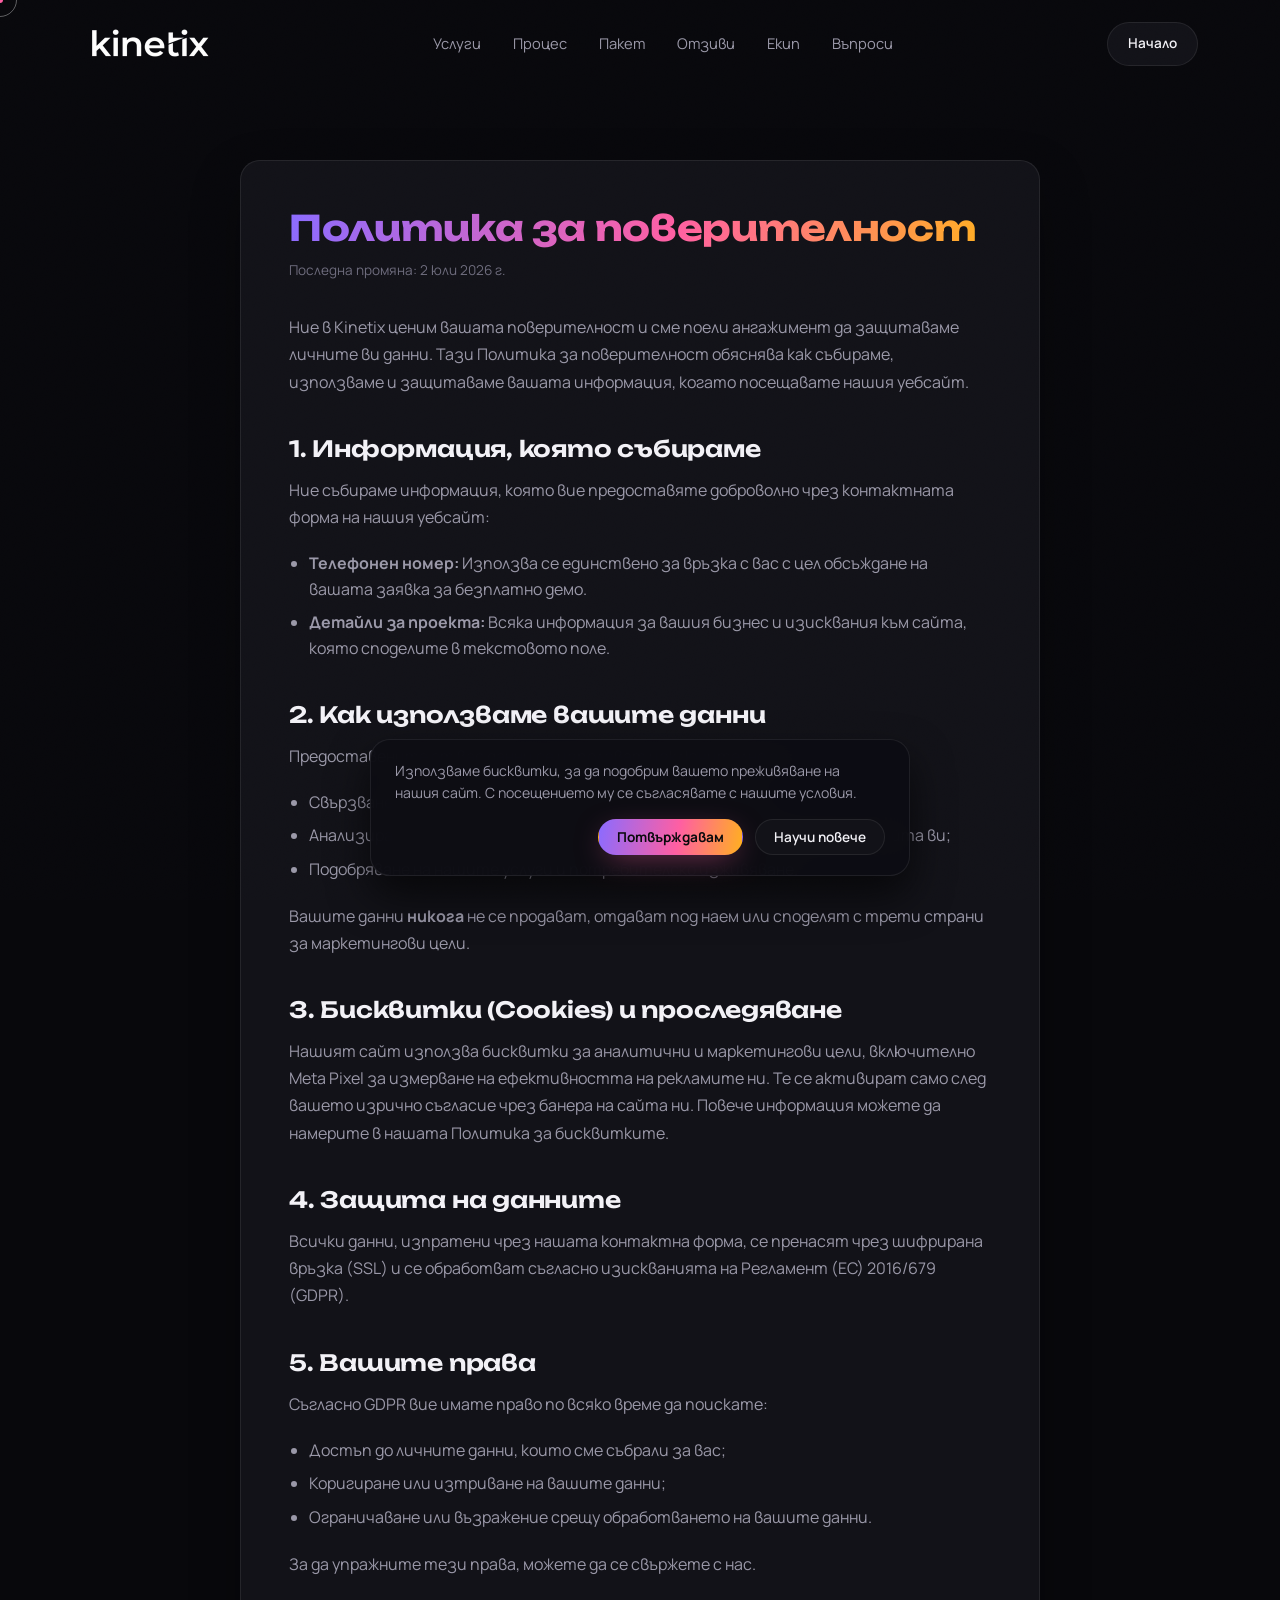
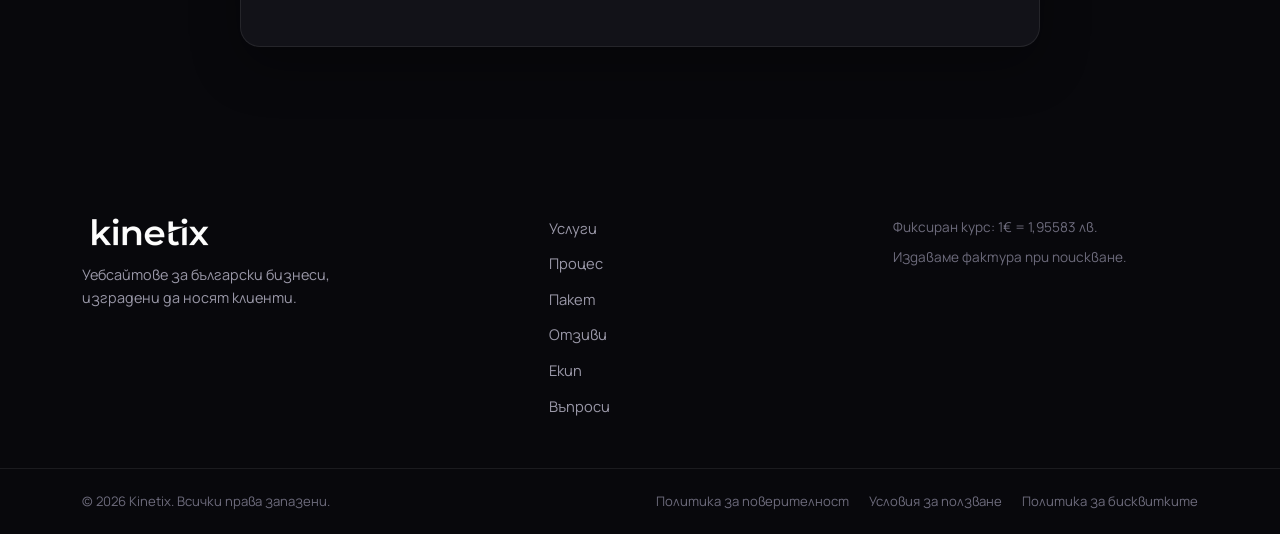
<file: privacy-policy.html>
<!DOCTYPE html>
<html lang="bg">
<head>
<meta charset="UTF-8">
<meta name="viewport" content="width=device-width, initial-scale=1.0">
<title>Политика за поверителност — Kinetix</title>
<meta name="description" content="Политика за поверителност на Kinetix. Научете как защитаваме вашите лични данни.">
<link rel="icon" href="data:image/svg+xml,<svg xmlns=%22http://www.w3.org/2000/svg%22 viewBox=%220 0 100 100%22><text y=%22.75em%22 font-size=%2270%22 font-family=%22sans-serif%22 font-weight=%22700%22 fill=%22%23ff5fa2%22>K</text></svg>">
<link rel="preload" as="font" type="font/woff2" href="fonts/unbounded-700.woff2" crossorigin>
<link rel="preload" as="font" type="font/woff2" href="fonts/manrope-400.woff2" crossorigin>
<link rel="stylesheet" href="style.css">
<style>
  .legal-section {
    padding: 160px 0 100px;
    position: relative;
    overflow: hidden;
  }
  .legal-content {
    max-width: 800px;
    margin: 0 auto;
    background: var(--surface);
    border: 1px solid var(--border);
    border-radius: var(--radius);
    padding: 48px;
    position: relative;
    z-index: 2;
    box-shadow: 0 20px 50px rgba(0,0,0,0.3);
  }
  .legal-content h1 {
    font-size: 2.2rem;
    font-weight: 700;
    margin-bottom: 12px;
  }
  .legal-updated {
    font-size: 0.85rem;
    color: var(--text-dimmer);
    margin-bottom: 32px;
    display: block;
  }
  .legal-content h2 {
    font-size: 1.4rem;
    font-weight: 600;
    margin-top: 40px;
    margin-bottom: 16px;
    color: var(--text);
  }
  .legal-content p {
    color: var(--text-dim);
    margin-bottom: 20px;
    line-height: 1.7;
  }
  .legal-content ul {
    list-style: disc;
    padding-left: 20px;
    color: var(--text-dim);
    margin-bottom: 20px;
  }
  .legal-content li {
    margin-bottom: 8px;
  }
  .legal-glow {
    position: absolute;
    width: 400px;
    height: 400px;
    background: var(--violet);
    filter: blur(120px);
    opacity: 0.12;
    border-radius: 50%;
    top: 20%;
    left: 50%;
    transform: translateX(-50%);
    z-index: 1;
    pointer-events: none;
  }
  @media (max-width: 640px) {
    .legal-section {
      padding: 120px 0 60px;
    }
    .legal-content {
      padding: 24px;
      border-radius: var(--radius-sm);
    }
    .legal-content h1 {
      font-size: 1.6rem;
    }
  }
</style>
</head>
<body>

<div class="grain"></div>
<div class="cursor-dot" id="cursorDot"></div>
<div class="cursor-ring" id="cursorRing"></div>

<!-- NAV -->
<header class="nav" id="nav">
  <div class="nav-inner">
    <a href="/" class="logo">
      <img src="images/logo.webp" alt="Kinetix Logo" width="136" height="32" style="height: 32px; display: block;">
    </a>
    <nav class="nav-links" id="navLinks">
      <a href="/#uslugi">Услуги</a>
      <a href="/#proces">Процес</a>
      <a href="/#paket">Пакет</a>
      <a href="/#otzivi">Отзиви</a>
      <a href="/#екип">Екип</a>
      <a href="/#faq">Въпроси</a>
    </nav>
    <a href="/" class="btn btn-nav">Начало</a>
    <button class="burger" id="burger" aria-label="Меню"><span></span><span></span><span></span></button>
  </div>
</header>

<!-- CONTENT -->
<section class="legal-section">
  <div class="legal-glow"></div>
  <div class="container">
    <div class="legal-content">
      <h1 class="grad-text">Политика за поверителност</h1>
      <span class="legal-updated">Последна промяна: 2 юли 2026 г.</span>

      <p>Ние в Kinetix ценим вашата поверителност и сме поели ангажимент да защитаваме личните ви данни. Тази Политика за поверителност обяснява как събираме, използваме и защитаваме вашата информация, когато посещавате нашия уебсайт.</p>

      <h2>1. Информация, която събираме</h2>
      <p>Ние събираме информация, която вие предоставяте доброволно чрез контактната форма на нашия уебсайт:</p>
      <ul>
        <li><strong>Телефонен номер:</strong> Използва се единствено за връзка с вас с цел обсъждане на вашата заявка за безплатно демо.</li>
        <li><strong>Детайли за проекта:</strong> Всяка информация за вашия бизнес и изисквания към сайта, която споделите в текстовото поле.</li>
      </ul>

      <h2>2. Как използваме вашите данни</h2>
      <p>Предоставените от вас данни се използват изключително за:</p>
      <ul>
        <li>Свързване с вас във връзка с поисканото безплатно демо;</li>
        <li>Анализиране на вашите изисквания и подготовка на демо версията на сайта ви;</li>
        <li>Подобряване на нашите услуги и потребителско изживяване.</li>
      </ul>
      <p>Вашите данни <strong>никога</strong> не се продават, отдават под наем или споделят с трети страни за маркетингови цели.</p>

      <h2>3. Бисквитки (Cookies) и проследяване</h2>
      <p>Нашият сайт използва бисквитки за аналитични и маркетингови цели, включително Meta Pixel за измерване на ефективността на рекламите ни. Те се активират само след вашето изрично съгласие чрез банера на сайта ни. Повече информация можете да намерите в нашата <a href="/cookie-policy">Политика за бисквитките</a>.</p>

      <h2>4. Защита на данните</h2>
      <p>Всички данни, изпратени чрез нашата контактна форма, се пренасят чрез шифрирана връзка (SSL) и се обработват съгласно изискванията на Регламент (ЕС) 2016/679 (GDPR).</p>

      <h2>5. Вашите права</h2>
      <p>Съгласно GDPR вие имате право по всяко време да поискате:</p>
      <ul>
        <li>Достъп до личните данни, които сме събрали за вас;</li>
        <li>Коригиране или изтриване на вашите данни;</li>
        <li>Ограничаване или възражение срещу обработването на вашите данни.</li>
      </ul>
      <p>За да упражните тези права, можете да се свържете с нас.</p>
    </div>
  </div>
</section>

<!-- FOOTER -->
<footer class="footer">
  <div class="container footer-inner">
    <div class="footer-brand">
      <a href="/" class="logo">
        <img src="images/logo.webp" alt="Kinetix Logo" width="136" height="32" style="height: 32px; display: block;">
      </a>
      <p>Уебсайтове за български бизнеси, изградени да носят клиенти.</p>
    </div>
    <div class="footer-links">
      <a href="/#uslugi">Услуги</a>
      <a href="/#proces">Процес</a>
      <a href="/#paket">Пакет</a>
      <a href="/#otzivi">Отзиви</a>
      <a href="/#екип">Екип</a>
      <a href="/#faq">Въпроси</a>
    </div>
    <div class="footer-meta">
      <p>Фиксиран курс: 1€ = 1,95583 лв.</p>
      <p>Издаваме фактура при поискване.</p>
    </div>
  </div>
  <div class="footer-bottom">
    <div class="container" style="display: flex; justify-content: space-between; align-items: center; flex-wrap: wrap; gap: 12px;">
      <p>© <span id="year"></span> Kinetix. Всички права запазени.</p>
      <div class="footer-legal-links" style="display: flex; gap: 20px;">
        <a href="/privacy-policy" style="color: var(--text-dimmer); font-size: 0.82rem; transition: color 0.2s;">Политика за поверителност</a>
        <a href="/terms" style="color: var(--text-dimmer); font-size: 0.82rem; transition: color 0.2s;">Условия за ползване</a>
        <a href="/cookie-policy" style="color: var(--text-dimmer); font-size: 0.82rem; transition: color 0.2s;">Политика за бисквитките</a>
      </div>
    </div>
  </div>
</footer>

<script src="script.js"></script>
</body>
</html>
</file>
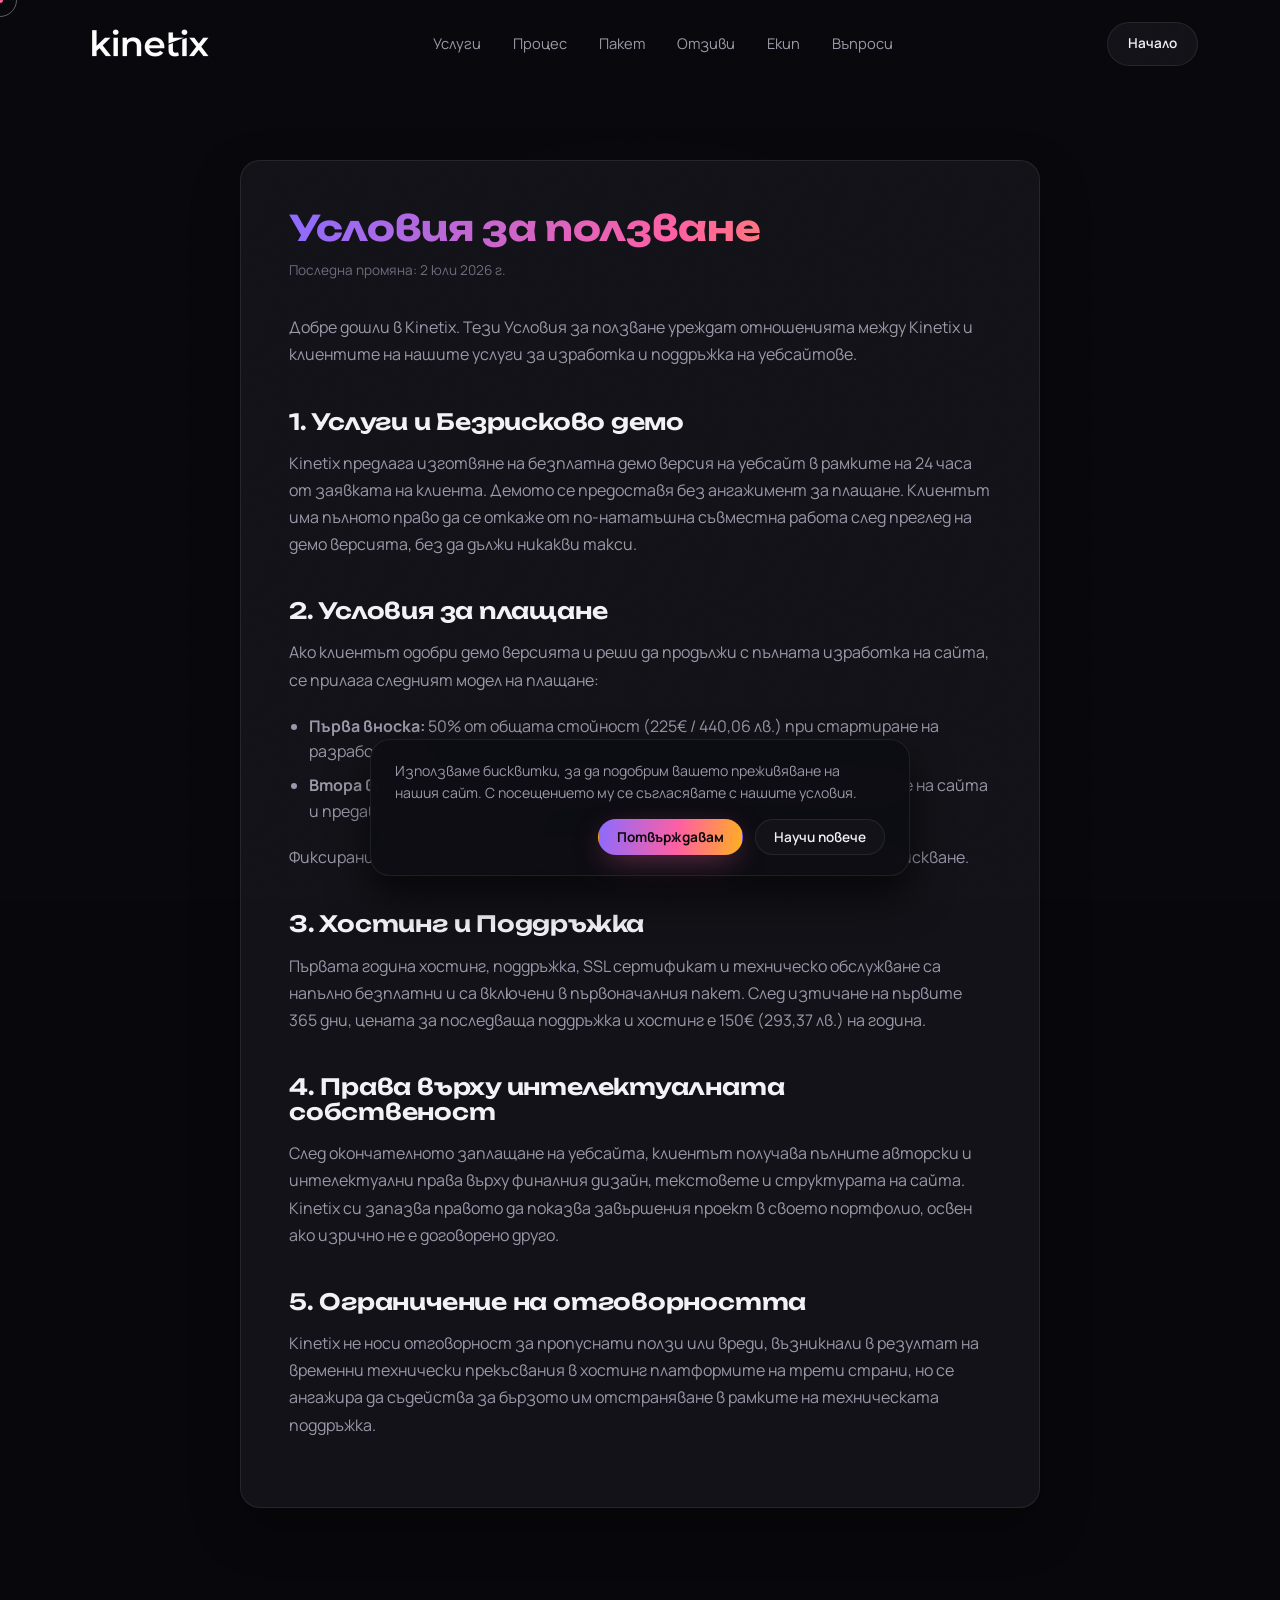
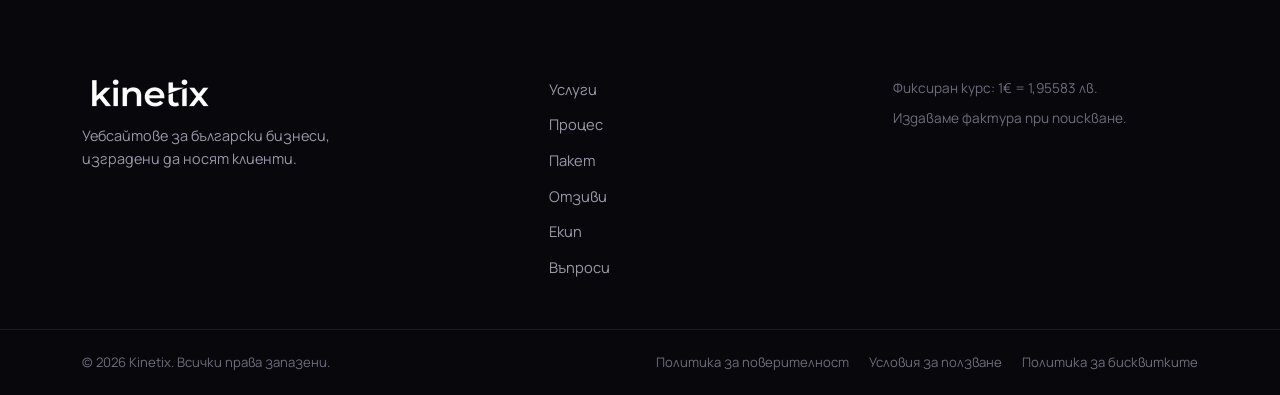
<file: terms.html>
<!DOCTYPE html>
<html lang="bg">
<head>
<meta charset="UTF-8">
<meta name="viewport" content="width=device-width, initial-scale=1.0">
<title>Условия за ползване — Kinetix</title>
<meta name="description" content="Условия за ползване на услугите на Kinetix. Научете за нашите правила, безплатно демо и плащания.">
<link rel="icon" href="data:image/svg+xml,<svg xmlns=%22http://www.w3.org/2000/svg%22 viewBox=%220 0 100 100%22><text y=%22.75em%22 font-size=%2270%22 font-family=%22sans-serif%22 font-weight=%22700%22 fill=%22%23ff5fa2%22>K</text></svg>">
<link rel="preload" as="font" type="font/woff2" href="fonts/unbounded-700.woff2" crossorigin>
<link rel="preload" as="font" type="font/woff2" href="fonts/manrope-400.woff2" crossorigin>
<link rel="stylesheet" href="style.css">
<style>
  .legal-section {
    padding: 160px 0 100px;
    position: relative;
    overflow: hidden;
  }
  .legal-content {
    max-width: 800px;
    margin: 0 auto;
    background: var(--surface);
    border: 1px solid var(--border);
    border-radius: var(--radius);
    padding: 48px;
    position: relative;
    z-index: 2;
    box-shadow: 0 20px 50px rgba(0,0,0,0.3);
  }
  .legal-content h1 {
    font-size: 2.2rem;
    font-weight: 700;
    margin-bottom: 12px;
  }
  .legal-updated {
    font-size: 0.85rem;
    color: var(--text-dimmer);
    margin-bottom: 32px;
    display: block;
  }
  .legal-content h2 {
    font-size: 1.4rem;
    font-weight: 600;
    margin-top: 40px;
    margin-bottom: 16px;
    color: var(--text);
  }
  .legal-content p {
    color: var(--text-dim);
    margin-bottom: 20px;
    line-height: 1.7;
  }
  .legal-content ul {
    list-style: disc;
    padding-left: 20px;
    color: var(--text-dim);
    margin-bottom: 20px;
  }
  .legal-content li {
    margin-bottom: 8px;
  }
  .legal-glow {
    position: absolute;
    width: 400px;
    height: 400px;
    background: var(--pink);
    filter: blur(120px);
    opacity: 0.12;
    border-radius: 50%;
    top: 20%;
    left: 50%;
    transform: translateX(-50%);
    z-index: 1;
    pointer-events: none;
  }
  @media (max-width: 640px) {
    .legal-section {
      padding: 120px 0 60px;
    }
    .legal-content {
      padding: 24px;
      border-radius: var(--radius-sm);
    }
    .legal-content h1 {
      font-size: 1.6rem;
    }
  }
</style>
</head>
<body>

<div class="grain"></div>
<div class="cursor-dot" id="cursorDot"></div>
<div class="cursor-ring" id="cursorRing"></div>

<!-- NAV -->
<header class="nav" id="nav">
  <div class="nav-inner">
    <a href="/" class="logo">
      <img src="images/logo.webp" alt="Kinetix Logo" width="136" height="32" style="height: 32px; display: block;">
    </a>
    <nav class="nav-links" id="navLinks">
      <a href="/#uslugi">Услуги</a>
      <a href="/#proces">Процес</a>
      <a href="/#paket">Пакет</a>
      <a href="/#otzivi">Отзиви</a>
      <a href="/#екип">Екип</a>
      <a href="/#faq">Въпроси</a>
    </nav>
    <a href="/" class="btn btn-nav">Начало</a>
    <button class="burger" id="burger" aria-label="Меню"><span></span><span></span><span></span></button>
  </div>
</header>

<!-- CONTENT -->
<section class="legal-section">
  <div class="legal-glow"></div>
  <div class="container">
    <div class="legal-content">
      <h1 class="grad-text">Условия за ползване</h1>
      <span class="legal-updated">Последна промяна: 2 юли 2026 г.</span>

      <p>Добре дошли в Kinetix. Тези Условия за ползване уреждат отношенията между Kinetix и клиентите на нашите услуги за изработка и поддръжка на уебсайтове.</p>

      <h2>1. Услуги и Безрисково демо</h2>
      <p>Kinetix предлага изготвяне на безплатна демо версия на уебсайт в рамките на 24 часа от заявката на клиента. Демото се предоставя без ангажимент за плащане. Клиентът има пълното право да се откаже от по-нататъшна съвместна работа след преглед на демо версията, без да дължи никакви такси.</p>

      <h2>2. Условия за плащане</h2>
      <p>Ако клиентът одобри демо версията и реши да продължи с пълната изработка на сайта, се прилага следният модел на плащане:</p>
      <ul>
        <li><strong>Първа вноска:</strong> 50% от общата стойност (225€ / 440,06 лв.) при стартиране на разработката.</li>
        <li><strong>Втора вноска:</strong> Останалите 50% (225€ / 440,06 лв.) при пълното завършване на сайта и предаването му на клиента.</li>
      </ul>
      <p>Фиксираният обменен курс е 1€ = 1,95583 лв. Издаваме данъчна фактура при поискване.</p>

      <h2>3. Хостинг и Поддръжка</h2>
      <p>Първата година хостинг, поддръжка, SSL сертификат и техническо обслужване са напълно безплатни и са включени в първоначалния пакет. След изтичане на първите 365 дни, цената за последваща поддръжка и хостинг е 150€ (293,37 лв.) на година.</p>

      <h2>4. Права върху интелектуалната собственост</h2>
      <p>След окончателното заплащане на уебсайта, клиентът получава пълните авторски и интелектуални права върху финалния дизайн, текстовете и структурата на сайта. Kinetix си запазва правото да показва завършения проект в своето портфолио, освен ако изрично не е договорено друго.</p>

      <h2>5. Ограничение на отговорността</h2>
      <p>Kinetix не носи отговорност за пропуснати ползи или вреди, възникнали в резултат на временни технически прекъсвания в хостинг платформите на трети страни, но се ангажира да съдейства за бързото им отстраняване в рамките на техническата поддръжка.</p>
    </div>
  </div>
</section>

<!-- FOOTER -->
<footer class="footer">
  <div class="container footer-inner">
    <div class="footer-brand">
      <a href="/" class="logo">
        <img src="images/logo.webp" alt="Kinetix Logo" width="136" height="32" style="height: 32px; display: block;">
      </a>
      <p>Уебсайтове за български бизнеси, изградени да носят клиенти.</p>
    </div>
    <div class="footer-links">
      <a href="/#uslugi">Услуги</a>
      <a href="/#proces">Процес</a>
      <a href="/#paket">Пакет</a>
      <a href="/#otzivi">Отзиви</a>
      <a href="/#екип">Екип</a>
      <a href="/#faq">Въпроси</a>
    </div>
    <div class="footer-meta">
      <p>Фиксиран курс: 1€ = 1,95583 лв.</p>
      <p>Издаваме фактура при поискване.</p>
    </div>
  </div>
  <div class="footer-bottom">
    <div class="container" style="display: flex; justify-content: space-between; align-items: center; flex-wrap: wrap; gap: 12px;">
      <p>© <span id="year"></span> Kinetix. Всички права запазени.</p>
      <div class="footer-legal-links" style="display: flex; gap: 20px;">
        <a href="/privacy-policy" style="color: var(--text-dimmer); font-size: 0.82rem; transition: color 0.2s;">Политика за поверителност</a>
        <a href="/terms" style="color: var(--text-dimmer); font-size: 0.82rem; transition: color 0.2s;">Условия за ползване</a>
        <a href="/cookie-policy" style="color: var(--text-dimmer); font-size: 0.82rem; transition: color 0.2s;">Политика за бисквитките</a>
      </div>
    </div>
  </div>
</footer>

<script src="script.js"></script>
</body>
</html>
</file>
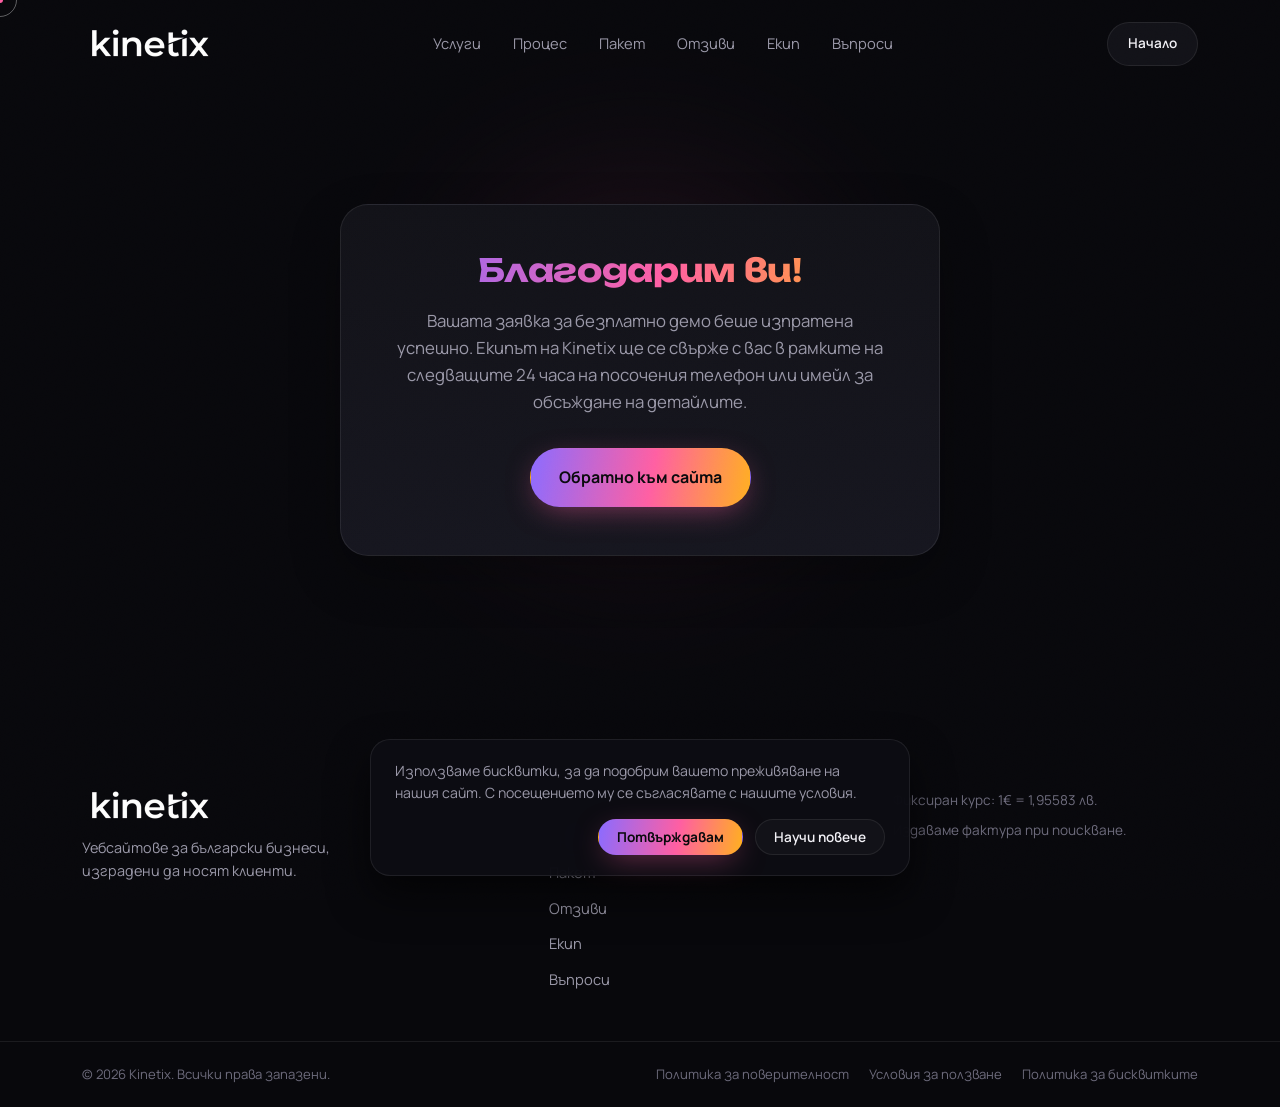
<file: thank-you.html>
<!DOCTYPE html>
<html lang="bg">
<head>
<meta charset="UTF-8">
<meta name="viewport" content="width=device-width, initial-scale=1.0">
<title>Благодарим ви! — Kinetix</title>
<meta name="description" content="Вашата заявка за безплатно демо беше изпратена успешно. Ще се свържем с вас скоро.">
<link rel="icon" href="data:image/svg+xml,<svg xmlns=%22http://www.w3.org/2000/svg%22 viewBox=%220 0 100 100%22><text y=%22.75em%22 font-size=%2270%22 font-family=%22sans-serif%22 font-weight=%22700%22 fill=%22%23ff5fa2%22>K</text></svg>">
<link rel="preload" as="font" type="font/woff2" href="fonts/unbounded-700.woff2" crossorigin>
<link rel="preload" as="font" type="font/woff2" href="fonts/manrope-400.woff2" crossorigin>
<link rel="stylesheet" href="style.css">
<style>
  .thank-you-section {
    min-height: 80vh;
    display: flex;
    align-items: center;
    justify-content: center;
    position: relative;
    overflow: hidden;
    padding: 120px 20px 80px;
  }
  .thank-you-card {
    max-width: 600px;
    width: 100%;
    background: linear-gradient(180deg, var(--surface), var(--surface-2));
    border: 1px solid var(--border);
    border-radius: 28px;
    padding: 48px;
    text-align: center;
    position: relative;
    z-index: 2;
    box-shadow: 0 20px 50px rgba(0,0,0,0.3);
  }
  .thank-you-card h1 {
    font-family: 'Unbounded', sans-serif;
    font-size: 2rem;
    font-weight: 700;
    margin-bottom: 20px;
  }
  .thank-you-card p {
    color: var(--text-dim);
    font-size: 1.05rem;
    line-height: 1.6;
    margin-bottom: 32px;
  }
  .thank-you-glow {
    position: absolute;
    width: 300px;
    height: 300px;
    background: var(--pink);
    filter: blur(100px);
    opacity: 0.15;
    border-radius: 50%;
    top: 50%;
    left: 50%;
    transform: translate(-50%, -50%);
    z-index: 1;
    pointer-events: none;
  }
</style>
<!-- Meta Pixel Code loaded dynamically via script.js -->
</head>
<body>

<div class="grain"></div>
<div class="cursor-dot" id="cursorDot"></div>
<div class="cursor-ring" id="cursorRing"></div>

<header class="nav" id="nav">
  <div class="nav-inner">
    <a href="/" class="logo">
      <img src="images/logo.webp" alt="Kinetix Logo" width="136" height="32" style="height: 32px; display: block;">
    </a>
    <nav class="nav-links">
      <a href="/#uslugi">Услуги</a>
      <a href="/#proces">Процес</a>
      <a href="/#paket">Пакет</a>
      <a href="/#otzivi">Отзиви</a>
      <a href="/#екип">Екип</a>
      <a href="/#faq">Въпроси</a>
    </nav>
    <a href="/" class="btn btn-nav">Начало</a>
  </div>
</header>

<section class="thank-you-section">
  <div class="thank-you-glow"></div>
  <div class="thank-you-card">
    <h1 class="grad-text">Благодарим ви!</h1>
    <p>Вашата заявка за безплатно демо беше изпратена успешно. Екипът на Kinetix ще се свърже с вас в рамките на следващите 24 часа на посочения телефон или имейл за обсъждане на детайлите.</p>
    <a href="/" class="btn btn-primary btn-lg magnetic" style="display: inline-flex; width: auto;">Обратно към сайта</a>
  </div>
</section>

<footer class="footer">
  <div class="container footer-inner">
    <div class="footer-brand">
      <a href="/" class="logo">
        <img src="images/logo.webp" alt="Kinetix Logo" width="136" height="32" style="height: 32px; display: block;">
      </a>
      <p>Уебсайтове за български бизнеси, изградени да носят клиенти.</p>
    </div>
    <div class="footer-links">
      <a href="/#uslugi">Услуги</a>
      <a href="/#proces">Процес</a>
      <a href="/#paket">Пакет</a>
      <a href="/#otzivi">Отзиви</a>
      <a href="/#екип">Екип</a>
      <a href="/#faq">Въпроси</a>
    </div>
    <div class="footer-meta">
      <p>Фиксиран курс: 1€ = 1,95583 лв.</p>
      <p>Издаваме фактура при поискване.</p>
    </div>
  </div>
  <div class="footer-bottom">
    <div class="container footer-bottom-container">
      <p>© <span id="year"></span> Kinetix. Всички права запазени.</p>
      <div class="footer-legal-links">
        <a href="/privacy-policy">Политика за поверителност</a>
        <a href="/terms">Условия за ползване</a>
        <a href="/cookie-policy">Политика за бисквитките</a>
      </div>
    </div>
  </div>
</footer>

<script src="script.js"></script>
<script>
  document.addEventListener('DOMContentLoaded', () => {
    const card = document.querySelector('.thank-you-card');
    card.style.opacity = '0';
    card.style.transform = 'translateY(30px)';
    card.style.transition = 'opacity 0.8s ease, transform 0.8s ease';
    
    setTimeout(() => {
      card.style.opacity = '1';
      card.style.transform = 'translateY(0)';
    }, 100);
  });
</script>

</body>
</html>
</file>
<file: style.css>
/* ============ Kinetix — unique dark editorial agency theme ============ */

@font-face{
  font-family: 'Unbounded';
  font-style: normal;
  font-weight: 400;
  font-display: swap;
  src: url('fonts/unbounded-400.woff2') format('woff2');
}
@font-face{
  font-family: 'Unbounded';
  font-style: normal;
  font-weight: 500;
  font-display: swap;
  src: url('fonts/unbounded-500.woff2') format('woff2');
}
@font-face{
  font-family: 'Unbounded';
  font-style: normal;
  font-weight: 600;
  font-display: swap;
  src: url('fonts/unbounded-600.woff2') format('woff2');
}
@font-face{
  font-family: 'Unbounded';
  font-style: normal;
  font-weight: 700;
  font-display: swap;
  src: url('fonts/unbounded-700.woff2') format('woff2');
}
@font-face{
  font-family: 'Manrope';
  font-style: normal;
  font-weight: 400;
  font-display: swap;
  src: url('fonts/manrope-400.woff2') format('woff2');
}
@font-face{
  font-family: 'Manrope';
  font-style: normal;
  font-weight: 500;
  font-display: swap;
  src: url('fonts/manrope-500.woff2') format('woff2');
}
@font-face{
  font-family: 'Manrope';
  font-style: normal;
  font-weight: 600;
  font-display: swap;
  src: url('fonts/manrope-600.woff2') format('woff2');
}
@font-face{
  font-family: 'Manrope';
  font-style: normal;
  font-weight: 700;
  font-display: swap;
  src: url('fonts/manrope-700.woff2') format('woff2');
}

:root{
  --bg: #08080c;
  --bg-alt: #0d0d13;
  --surface: #121218;
  --surface-2: #16161f;
  --border: rgba(255,255,255,0.08);
  --text: #f2f1f6;
  --text-dim: #9a98a8;
  --text-dimmer: #6d6b7c;

  --violet: #8b6bff;
  --pink: #ff5fa2;
  --amber: #ffb020;
  --lime: #baff5c;

  --grad: linear-gradient(100deg, var(--violet), var(--pink) 55%, var(--amber));
  --grad-soft: linear-gradient(135deg, rgba(139,107,255,.18), rgba(255,95,162,.12));

  --radius: 20px;
  --radius-sm: 12px;
  --ease: cubic-bezier(.16,.84,.44,1);
}

*,*::before,*::after{ box-sizing: border-box; }
html{ scroll-behavior: smooth; }

body{
  margin:0;
  background: var(--bg);
  color: var(--text);
  font-family: 'Manrope', system-ui, -apple-system, sans-serif;
  font-size: 16px;
  line-height: 1.6;
  overflow-x: hidden;
  cursor: default;
}

h1,h2,h3,h4{
  font-family: 'Unbounded', 'Manrope', sans-serif;
  margin: 0;
  line-height: 1.12;
  letter-spacing: -0.01em;
}

p{ margin: 0; }
a{ color: inherit; text-decoration: none; }
ul{ margin:0; padding:0; list-style:none; }
button{ font-family: inherit; cursor: pointer; }

.container{
  max-width: 1180px;
  margin: 0 auto;
  padding: 0 32px;
}

img{ max-width: 100%; display:block; }

/* ---------- grain overlay ---------- */
.grain{
  position: fixed; inset:0; z-index: 999; pointer-events:none;
  opacity: .035; mix-blend-mode: overlay;
  background-image: url("data:image/svg+xml,%3Csvg xmlns='http://www.w3.org/2000/svg' width='120' height='120'%3E%3Cfilter id='n'%3E%3CfeTurbulence type='fractalNoise' baseFrequency='0.9' numOctaves='2' stitchTiles='stitch'/%3E%3C/filter%3E%3Crect width='100%25' height='100%25' filter='url(%23n)'/%3E%3C/svg%3E");
}
@media (max-width: 768px) {
  .grain { display: none; }
}

/* ---------- custom cursor ---------- */
.cursor-dot, .cursor-ring{
  position: fixed; top:0; left:0; pointer-events:none; z-index: 998;
  border-radius: 50%;
  transform: translate(-50%,-50%);
  will-change: transform;
}
.cursor-dot{ width:6px; height:6px; background: var(--pink); transition: opacity .2s; }
.cursor-ring{ width:34px; height:34px; border:1px solid rgba(255,255,255,.35); transition: width .2s var(--ease), height .2s var(--ease), border-color .2s, background .2s; }
.cursor-ring.hovered{ width:56px; height:56px; border-color: var(--pink); background: rgba(255,95,162,.08); }
@media (hover:none){ .cursor-dot,.cursor-ring{ display:none; } }



/* ---------- reveal animation ---------- */
.reveal{
  opacity: 0; transform: translateY(28px);
  transition: opacity .8s var(--ease), transform .8s var(--ease);
}
.reveal.in{ opacity: 1; transform: translateY(0); }

/* ============ NAV ============ */
.nav{
  position: fixed; top:0; left:0; right:0; z-index: 500;
  padding: 22px 0;
  transition: padding .3s var(--ease), background .3s var(--ease), border-color .3s var(--ease);
  border-bottom: 1px solid transparent;
}
.nav.scrolled{
  padding: 14px 0;
  background: rgba(8,8,12,.75);
  backdrop-filter: blur(16px) saturate(140%);
  -webkit-backdrop-filter: blur(16px) saturate(140%);
  border-bottom: 1px solid var(--border);
}
.nav-inner{
  max-width: 1180px; margin:0 auto; padding: 0 32px;
  display:flex; align-items:center; justify-content:space-between; gap: 24px;
}
.logo{
  font-family:'Unbounded',sans-serif; font-weight:700; font-size:1.15rem; letter-spacing:.01em;
}
.nav-links{ display:flex; gap: 32px; }
.nav-links a{ font-size:.92rem; color: var(--text-dim); transition: color .2s; position:relative; }
.nav-links a:hover{ color: var(--text); }
.nav-links a::after{
  content:''; position:absolute; left:0; bottom:-6px; width:0; height:1px; background: var(--grad);
  transition: width .25s var(--ease);
}
.nav-links a:hover::after{ width:100%; }

.nav-cta-mobile{ display:none; }
.burger{ display:none; flex-direction:column; justify-content:center; align-items:center; gap:6px; background:none; border:none; padding:10px; flex-shrink:0; }
.burger span{ width:26px; height:3px; border-radius:3px; background:#ffffff; display:block; box-shadow: 0 0 1px rgba(0,0,0,.4); }
.nav .btn-nav{ flex-shrink:0; }

/* ============ BUTTONS ============ */
.btn{
  display:inline-flex; align-items:center; justify-content:center; gap:8px;
  padding: 12px 22px; border-radius: 100px;
  font-weight:600; font-size:.92rem;
  border: 1px solid transparent;
  color: var(--text);
  transition: transform .25s var(--ease), box-shadow .25s var(--ease), background .25s, border-color .25s;
  white-space: nowrap;
}
.btn-nav{ background: var(--surface); border-color: var(--border); font-size:.85rem; padding:10px 20px; }
.btn-nav:hover{ border-color: var(--pink); }

.btn-primary{
  background: var(--grad); color:#0a0a0d; font-weight:700;
  box-shadow: 0 8px 30px -8px rgba(255,95,162,.5);
}
.btn-primary:hover{ transform: translateY(-2px); box-shadow: 0 14px 40px -8px rgba(255,95,162,.65); }

.btn-lg{ padding: 16px 28px; font-size:1rem; }
.btn-block{ width:100%; }

/* magnetic hover handled by JS transform, keep transition smooth */
.magnetic{ transition: transform .2s var(--ease), box-shadow .25s var(--ease); }

/* ============ HERO ============ */
.hero{
  position: relative;
  padding: 200px 0 60px;
  overflow: hidden;
  min-height: 100vh;
  display:flex; flex-direction:column; justify-content:center;
}
.hero-grid-bg{
  position:absolute; inset:0;
  background-image:
    linear-gradient(rgba(255,255,255,.035) 1px, transparent 1px),
    linear-gradient(90deg, rgba(255,255,255,.035) 1px, transparent 1px);
  background-size: 64px 64px;
  mask-image: radial-gradient(ellipse 70% 60% at 50% 30%, black 30%, transparent 75%);
  z-index:0;
}
.mesh{
  position:absolute; border-radius:50%;
  filter: blur(90px); opacity:.55; z-index:0;
  animation: float 16s ease-in-out infinite;
  will-change: transform;
  transform: translate3d(0, 0, 0);
}
@media (max-width: 768px) {
  .mesh {
    animation: none !important;
  }
}
.mesh-1{ width:520px; height:520px; background: var(--violet); top:-180px; left:-120px; }
.mesh-2{ width:460px; height:460px; background: var(--pink); top:60px; right:-160px; animation-delay:-4s; }
.mesh-4{ width:480px; height:480px; background: var(--violet); top:-100px; right:-140px; opacity:.28; }
.mesh-5{ width:460px; height:460px; background: var(--pink); bottom:-180px; left:-100px; opacity:.28; }

@keyframes float{
  0%,100%{ transform: translate(0,0) scale(1); }
  33%{ transform: translate(30px,-20px) scale(1.06); }
  66%{ transform: translate(-25px,25px) scale(.96); }
}

.hero-inner{ position:relative; z-index:2; max-width: 880px; }
.eyebrow{
  display:inline-flex; align-items:center; gap:10px;
  padding: 8px 16px; border-radius:100px;
  background: var(--surface); border:1px solid var(--border);
  font-size:.85rem; color: var(--text-dim); margin-bottom: 28px;
}
.dot-pulse{
  width:7px; height:7px; border-radius:50%; background: var(--lime);
  box-shadow: 0 0 0 0 rgba(186,255,92,.6);
  animation: pulse 2s infinite;
}
@keyframes pulse{
  0%{ box-shadow: 0 0 0 0 rgba(186,255,92,.55); }
  70%{ box-shadow: 0 0 0 8px rgba(186,255,92,0); }
  100%{ box-shadow: 0 0 0 0 rgba(186,255,92,0); }
}

.hero-title{
  font-size: clamp(2.6rem, 6vw, 4.6rem);
  font-weight: 700;
  margin-bottom: 26px;
}
.grad-text{
  background: var(--grad);
  -webkit-background-clip: text; background-clip:text;
  color: transparent;
}
.underline-sketch{
  position: relative;
  white-space: nowrap;
}
.underline-sketch::after{
  content:''; position:absolute; left:0; right:0; bottom:2px; height:10px; z-index:-1;
  background: linear-gradient(120deg, rgba(255,176,32,.35), rgba(255,95,162,.3));
  transform: skewX(-6deg);
}

.hero-sub{
  font-size: 1.15rem; color: var(--text-dim); max-width: 620px; margin-bottom: 36px;
}
.hero-cta{ display:flex; gap:16px; flex-wrap:wrap; margin-bottom: 20px; }
.hero-cta svg{ transition: transform .25s var(--ease); }
.hero-cta .btn-primary:hover svg{ transform: translateX(4px); }
.hero-note{ font-size:.85rem; color: var(--text-dimmer); letter-spacing:.02em; }

.hero-fade{
  position:relative; z-index:1; flex-shrink:0;
  height:90px; margin-top:10px;
  background: linear-gradient(to bottom, transparent, var(--bg) 85%);
  pointer-events:none;
}

/* marquee */
.marquee-wrap{ position:relative; z-index:2; margin-top: 40px; }
.marquee{
  border-top:1px solid var(--border); border-bottom:1px solid var(--border);
  padding: 20px 0; overflow:hidden;
  -webkit-mask-image: linear-gradient(90deg, transparent, black 8%, black 92%, transparent);
  mask-image: linear-gradient(90deg, transparent, black 8%, black 92%, transparent);
}
.marquee-track{
  display:flex; gap: 20px; white-space:nowrap; width:max-content;
  animation: scroll-left 22s linear infinite;
  font-family:'Unbounded',sans-serif; font-size:1.05rem; color: var(--text-dimmer); letter-spacing:.08em;
}
.marquee-track span:nth-child(odd){ color: var(--text-dim); }
@keyframes scroll-left{ from{ transform: translateX(0);} to{ transform: translateX(-50%);} }

/* ============ STATS ============ */
.stats-section{ padding: 90px 0; }
.stats-grid{
  display:grid; grid-template-columns: repeat(4,1fr); gap: 24px;
  text-align:center;
}
.stat-num{
  font-family:'Unbounded',sans-serif; font-size: clamp(2.2rem,4vw,3rem); font-weight:700;
  background: var(--grad); -webkit-background-clip:text; background-clip:text; color:transparent;
}
.stat-label{ color: var(--text-dim); font-size:.9rem; margin-top:8px; }

/* ============ SHARED SECTION HEADS ============ */
.tag{
  display:inline-block; padding:6px 14px; border-radius:100px;
  background: var(--surface); border:1px solid var(--border);
  font-size:.78rem; letter-spacing:.08em; text-transform:uppercase; color: var(--text-dim);
  margin-bottom: 20px;
}
.h2{ font-size: clamp(1.9rem,3.6vw,2.7rem); font-weight:700; margin-bottom: 18px; }
.p-lead{ color: var(--text-dim); font-size:1.05rem; max-width:620px; }
.section-head{ margin-bottom: 56px; max-width: 720px; }
.section-head.center{ margin-left:auto; margin-right:auto; text-align:center; }
.section-head.center .p-lead{ margin-left:auto; margin-right:auto; }

section{ padding: 110px 0; position:relative; }

.problem{ position: relative; background: var(--bg); padding-top: 30px; }
.split{ display:grid; grid-template-columns: 1fr 1fr; gap: 60px; align-items:start; }
.split-cards{ display:flex; flex-direction:column; gap:18px; }
.mini-card{
  background: var(--surface); border:1px solid var(--border); border-radius: var(--radius-sm);
  padding: 24px 26px; transition: border-color .25s, transform .25s var(--ease);
}
.mini-card:hover{ border-color: rgba(255,95,162,.4); transform: translateX(4px); }
.mini-num{ font-family:'Unbounded',sans-serif; color: var(--pink); font-size:.85rem; }
.mini-card h3{ font-size:1.1rem; margin: 10px 0 8px; }
.mini-card p{ color: var(--text-dim); font-size:.92rem; }

/* ============ BENTO / USLUGI ============ */
.bento{
  display:grid; grid-template-columns: repeat(3, 1fr); gap: 20px;
}
.bento-card{
  background: var(--surface); border:1px solid var(--border); border-radius: var(--radius);
  padding: 32px; position:relative; overflow:hidden;
  transition: transform .3s var(--ease), border-color .3s;
}
.bento-card::before{
  content:''; position:absolute; inset:0; opacity:0; transition: opacity .3s;
  background: var(--grad-soft);
}
.bento-card:hover{ transform: translateY(-6px); border-color: rgba(139,107,255,.4); }
.bento-card:hover::before{ opacity:1; }
.bento-lg{ grid-column: span 1; }
.bento-icon{
  width:52px; height:52px; border-radius: 14px;
  background: var(--surface-2); border:1px solid var(--border);
  display:flex; align-items:center; justify-content:center;
  color: var(--pink); margin-bottom: 22px; position:relative; z-index:1;
}
.bento-card h3{ font-size:1.2rem; margin-bottom:10px; position:relative; z-index:1; }
.bento-card p{ color: var(--text-dim); font-size:.94rem; position:relative; z-index:1; }
.bento-footnote{ text-align:center; color: var(--text-dimmer); margin-top: 44px; font-size:.92rem; }

/* ============ PROCESS TIMELINE ============ */
.proces{ background: var(--bg-alt); }
.timeline{ position:relative; max-width: 780px; margin: 0 auto; }
.timeline::before{
  content:''; position:absolute; left:27px; top:14px; bottom:14px; width:2px;
  background: rgba(255,255,255,.12);
}
.timeline-fill{
  position:absolute; left:27px; top:14px; width:3px; height:0;
  background: linear-gradient(var(--violet), var(--pink), var(--amber));
  border-radius: 3px; box-shadow: 0 0 16px rgba(255,95,162,.55);
  z-index:0;
}
.timeline-item{ display:flex; gap: 28px; margin-bottom: 48px; }
.timeline-item:last-child{ margin-bottom:0; }
.timeline-num{
  flex-shrink:0; width:56px; height:56px; border-radius:50%;
  background: var(--surface); border:1px solid var(--border);
  display:flex; align-items:center; justify-content:center;
  font-family:'Unbounded',sans-serif; font-weight:600; color: var(--pink);
  position:relative; z-index:1;
  transition: transform .4s var(--ease), background .4s, color .4s, box-shadow .4s, border-color .4s;
}
.timeline-num.filled{
  background: var(--grad); border-color: transparent; color:#0a0a0d;
  transform: scale(1.18);
  box-shadow: 0 0 28px rgba(255,95,162,.55);
}
.timeline-body h3{ font-size:1.3rem; margin-bottom:10px; }
.timeline-body p{ color: var(--text-dim); }

/* ============ PRICING ============ */
.paket{ overflow:hidden; }
.price-card{
  max-width: 640px; margin:0 auto; position:relative; z-index:2;
  background: linear-gradient(180deg, var(--surface), var(--surface-2));
  border: 1px solid var(--border); border-radius: 28px;
  padding: 48px;
}
.price-badge{
  position:absolute; top:-14px; left:50%; transform:translateX(-50%);
  background: var(--grad); color:#0a0a0d; font-weight:700; font-size:.78rem;
  padding: 7px 18px; border-radius:100px; white-space:nowrap;
}
.price-top{ display:flex; justify-content:center; gap:64px; margin: 20px 0 32px; flex-wrap:wrap; }
.price-old span, .price-new span{ display:block; font-size:.85rem; color: var(--text-dim); margin-bottom:6px; }
.price-old strong{ font-family:'Unbounded',sans-serif; font-size:1.3rem; color: var(--text-dimmer); text-decoration: line-through; text-decoration-color: var(--pink); font-weight:500; }
.price-new strong{ font-family:'Unbounded',sans-serif; font-size:2.1rem; font-weight:700; }
.price-old em, .price-new em{ font-style:normal; font-size:.65em; opacity:.75; display:block; }

.price-list{ display:flex; flex-direction:column; gap:12px; margin-bottom: 28px; margin-top: 8px; }
.price-list li{ position:relative; padding-left: 28px; color: var(--text-dim); font-size:.95rem; }
.price-list li::before{
  content:'✓'; position:absolute; left:0; top:0; color: var(--lime); font-weight:700;
}
.price-maintenance{
  background: var(--grad-soft); border:1px solid rgba(255,95,162,.25); border-radius: var(--radius-sm);
  padding: 16px 20px; font-size:.92rem; color: var(--text-dim); margin-bottom: 28px;
}
.price-maintenance strong{ color: var(--text); }
.price-fine{ text-align:center; font-size:.8rem; color: var(--text-dimmer); margin-top: 16px; }

.price-value-container {
  display: flex;
  flex-direction: column;
  align-items: center;
}
.price-lev {
  display: block;
  font-size: 1.1rem;
  color: var(--text-dim);
  margin-top: 4px;
  font-weight: 500;
}
.price-lev-old {
  display: block;
  font-size: 0.85rem;
  color: var(--text-dimmer);
  text-decoration: line-through;
  text-decoration-color: var(--pink);
  margin-top: 2px;
}

/* ============ TEAM ============ */
.ekip{ background: var(--bg-alt); }
.team-grid{ display:grid; grid-template-columns: 1fr 1fr; gap: 28px; }
.team-card{
  background: var(--surface); border:1px solid var(--border); border-radius: var(--radius);
  padding: 40px; text-align:center; transition: transform .3s var(--ease), border-color .3s;
}
.team-card:hover{ transform: translateY(-6px); border-color: rgba(255,95,162,.35); }
.team-avatar{
  position:relative; width: 96px; height:96px; border-radius:50%; margin: 0 auto 22px;
  overflow:hidden;
  background: linear-gradient(135deg, var(--violet), var(--pink));
  border: 2px solid var(--border);
}
.team-avatar img{ position:relative; z-index:1; width:100%; height:100%; object-fit:cover; }
.avatar-fallback{
  position:absolute; inset:0; display:flex; align-items:center; justify-content:center;
  font-family:'Unbounded',sans-serif; font-weight:700; font-size:1.3rem; color:#0a0a0d;
  background: linear-gradient(135deg, var(--violet), var(--pink));
}
.avatar-fallback-alt{ background: linear-gradient(135deg, var(--amber), var(--pink)); }
.team-card h3{ font-size:1.3rem; margin-bottom:6px; }
.team-role{ display:block; color: var(--pink); font-size:.85rem; font-weight:600; margin-bottom: 14px; }
.team-card p{ color: var(--text-dim); font-size:.94rem; }

/* ============ TESTIMONIALS ============ */
.reviews-grid{ display:grid; grid-template-columns: repeat(3,1fr); gap: 22px; }
.review-card{
  background: var(--surface); border:1px solid var(--border); border-radius: var(--radius);
  padding: 30px; transition: transform .3s var(--ease), border-color .3s;
}
.review-card:hover{ transform: translateY(-6px); border-color: rgba(255,176,32,.35); }
.stars{ color: var(--amber); letter-spacing:2px; margin-bottom: 16px; font-size:.9rem; }
.review-card p{ font-size:.96rem; color: var(--text); margin-bottom: 0; line-height: 1.6; }
.review-user{
  display: flex;
  align-items: center;
  gap: 14px;
  margin-top: 20px;
  padding-top: 20px;
  border-top: 1px solid var(--border);
}
.review-avatar{
  width: 44px;
  height: 44px;
  border-radius: 50%;
  object-fit: cover;
  border: 1px solid var(--border);
  flex-shrink: 0;
}
.review-info{
  display: flex;
  flex-direction: column;
  gap: 2px;
  text-align: left;
}
.review-name{
  font-weight: 700;
  font-size: 0.92rem;
  color: var(--text);
}
.review-role{
  font-size: 0.8rem;
  color: var(--text-dim);
}

/* ============ FAQ ============ */
.faq{ background: var(--bg-alt); overflow:hidden; }
.faq .container{ position:relative; z-index:2; }
.faq::after{
  content:''; position:absolute; left:0; right:0; bottom:0; height:240px;
  background: linear-gradient(to bottom, transparent, var(--bg));
  z-index:1; pointer-events:none;
}
.faq-list{ max-width: 760px; margin:0 auto; display:flex; flex-direction:column; gap:14px; }
.faq-item{
  background: var(--surface); border:1px solid var(--border); border-radius: var(--radius-sm);
  padding: 22px 26px;
}
.faq-item summary{
  cursor:pointer; font-weight:600; list-style:none; display:flex; justify-content:space-between; align-items:center;
  font-family:'Unbounded',sans-serif; font-size:.98rem;
}
.faq-item summary::-webkit-details-marker{ display:none; }
.faq-item summary::after{
  content:'+'; color: var(--pink); font-size:1.4rem; font-weight:400; margin-left: 16px; transition: transform .25s;
}
.faq-item[open] summary::after{ transform: rotate(45deg); }
.faq-item p{ color: var(--text-dim); margin-top: 16px; font-size:.94rem; }

/* ============ CONTACT FORM / MODAL ============ */
body.no-scroll{ overflow:hidden; }
.modal-overlay{
  position:fixed; top:0; left:0; right:0; bottom:0; z-index:900;
  background: rgba(5,5,8,.72);
  backdrop-filter: blur(6px);
  -webkit-backdrop-filter: blur(6px);
  display:flex; align-items:center; justify-content:center;
  padding: 24px;
  opacity:0; visibility:hidden;
  transition: opacity .3s var(--ease), visibility .3s var(--ease);
}
.modal-overlay.open{ opacity:1; visibility:visible; }
.modal-box{
  position:relative; width:100%; max-width: 640px; max-height:88vh; overflow-y:auto;
  background: linear-gradient(180deg, var(--surface), var(--surface-2));
  border:1px solid var(--border); border-radius: var(--radius);
  padding: 44px;
  transform: translateY(24px) scale(.97); opacity:0;
  transition: transform .35s var(--ease), opacity .35s var(--ease);
}
.modal-overlay.open .modal-box{ transform: translateY(0) scale(1); opacity:1; }
.modal-close{
  position:absolute; top:18px; right:18px; width:36px; height:36px;
  border-radius:50%; border:1px solid var(--border); background: var(--surface);
  color: var(--text); font-size:1.3rem; line-height:1;
  display:flex; align-items:center; justify-content:center;
  transition: border-color .2s, transform .2s;
}
.modal-close:hover{ border-color: var(--pink); transform: rotate(90deg); }
.modal-head{ margin-bottom: 28px; }
.contact-form{
  max-width: 640px; margin: 0 auto;
  background: var(--surface); border:1px solid var(--border); border-radius: var(--radius);
  padding: 40px; display:flex; flex-direction:column; gap: 18px;
}
.form-row{ display:grid; grid-template-columns:1fr 1fr; gap: 18px; }
.form-field{ display: flex; flex-direction: column; gap: 8px; margin-bottom: 18px; text-align: left; }
.form-field input, .form-field textarea{
  width:100%; background: var(--bg); border:1px solid var(--border); border-radius: var(--radius-sm);
  padding: 14px 16px; color: var(--text); font-family:inherit; font-size:.95rem; resize:vertical;
  transition: border-color .2s;
}
.form-field input:focus, .form-field textarea:focus{ outline:none; border-color: var(--pink); }
.form-field label{
  color: var(--text-dim); font-size:.88rem; font-weight: 600;
}
.form-fine{ text-align:center; font-size:.8rem; color: var(--text-dimmer); }

/* ============ FOOTER ============ */
.footer{ background: var(--bg); padding-top: 70px; }
.footer-inner{ display:grid; grid-template-columns: 1.4fr 1fr 1fr; gap: 40px; padding-bottom: 50px; }
.footer-brand p{ color: var(--text-dim); font-size:.9rem; margin-top: 14px; max-width:280px; }
.footer-links{ display:flex; flex-direction:column; gap:12px; }
.footer-links a{ color: var(--text-dim); font-size:.92rem; transition:color .2s; }
.footer-links a:hover{ color: var(--text); }
.footer-meta p{ color: var(--text-dimmer); font-size:.85rem; margin-bottom:8px; }
.footer-bottom{ border-top:1px solid var(--border); padding: 22px 0; }
.footer-bottom p{ color: var(--text-dimmer); font-size:.82rem; }
.footer-bottom-container {
  display: flex;
  justify-content: space-between;
  align-items: center;
  flex-wrap: wrap;
  gap: 16px;
}
.footer-legal-links {
  display: flex;
  gap: 20px;
}
.footer-legal-links a {
  color: var(--text-dimmer);
  font-size: 0.82rem;
  transition: color 0.2s;
}
.footer-legal-links a:hover {
  color: var(--text);
}
@media (max-width: 640px) {
  .footer-bottom-container {
    flex-direction: column;
    text-align: center;
    gap: 12px;
  }
  .footer-legal-links {
    flex-direction: column;
    gap: 8px;
  }
}

/* ============ RESPONSIVE ============ */
@media (max-width: 900px){
  .nav-links{ display:none; }
  .nav .btn-nav{ display:inline-flex; }
  .burger{ display:none; }
  .nav-cta-mobile{ display:none; }
  .split{ grid-template-columns:1fr; }
  .bento{ grid-template-columns: repeat(2,1fr); }
  .stats-grid{ grid-template-columns: repeat(2,1fr); row-gap: 36px; }
  .team-grid{ grid-template-columns:1fr; }
  .reviews-grid{ grid-template-columns: 1fr 1fr; }
  .footer-inner{ grid-template-columns: 1fr 1fr; }
}
@media (max-width: 640px){
  .container{ padding: 0 20px; }
  .hero{ padding-top: 150px; }
  .bento{ grid-template-columns: 1fr; }
  .reviews-grid{ grid-template-columns: 1fr; }
  .form-row{ grid-template-columns: 1fr; }
  .price-card{ padding: 32px 24px; }
  .footer-inner{ grid-template-columns: 1fr; }
  section{ padding: 80px 0; }
  .modal-box{ padding: 32px 24px; }
  .problem{ padding-top: 20px; }
}

/* ---- loading spinner for submit button ---- */
.btn-loading {
  position: relative;
  color: transparent !important;
  pointer-events: none;
}
.btn-loading::after {
  content: "";
  position: absolute;
  width: 20px;
  height: 20px;
  top: 50%;
  left: 50%;
  margin-top: -10px;
  margin-left: -10px;
  border: 3px solid rgba(255, 255, 255, 0.3);
  border-top-color: #fff;
  border-radius: 50%;
  animation: spin 0.8s linear infinite;
}
@keyframes spin {
  to { transform: rotate(360deg); }
}

/* ============ COOKIE BANNER ============ */
.cookie-banner {
  position: fixed;
  bottom: 24px;
  left: 24px;
  right: 24px;
  max-width: 540px;
  margin: 0 auto;
  background: rgba(13, 13, 19, 0.96);
  backdrop-filter: blur(16px);
  -webkit-backdrop-filter: blur(16px);
  border: 1px solid var(--border);
  border-radius: var(--radius);
  padding: 20px 24px;
  z-index: 1000;
  box-shadow: 0 20px 40px rgba(0,0,0,0.6);
  transform: translateY(150%);
  transition: transform 0.5s var(--ease);
}
.cookie-banner.show {
  transform: translateY(0);
}
.cookie-banner-inner {
  display: flex;
  flex-direction: column;
  gap: 14px;
}
.cookie-banner-text {
  font-size: 0.88rem;
  line-height: 1.6;
  color: var(--text-dim);
}
.cookie-banner-text a {
  color: var(--text);
  text-decoration: underline;
  font-weight: 500;
}
.cookie-banner-actions {
  display: flex;
  gap: 12px;
  justify-content: flex-end;
}
.cookie-banner-actions .btn {
  font-size: 0.85rem;
  padding: 8px 18px;
}

@media (max-width: 640px) {
  .cookie-banner {
    bottom: 12px;
    left: 12px;
    right: 12px;
    padding: 16px;
    border-radius: var(--radius-sm);
  }
  .cookie-banner-inner {
    gap: 12px;
  }
  .cookie-banner-text {
    font-size: 0.82rem;
    line-height: 1.5;
  }
  .cookie-banner-actions {
    flex-direction: column;
    gap: 8px;
    width: 100%;
  }
  .cookie-banner-actions .btn {
    width: 100%;
    text-align: center;
  }
}

/* ============ PRICING REVIEW ============ */
.pricing-review {
  background: rgba(255, 255, 255, 0.02) !important;
  border: 1px solid rgba(255, 255, 255, 0.06) !important;
}
.pricing-review:hover {
  transform: none !important;
  border-color: rgba(255, 176, 32, 0.3) !important;
}

/* ============ STAR RATING ============ */
.star-rating {
  display: inline-flex;
  flex-direction: row-reverse;
  justify-content: flex-end;
  gap: 8px;
  font-size: 1.8rem;
  margin-top: 4px;
}
.star-rating input {
  display: none;
}
.star-rating label {
  color: var(--text-dimmer);
  cursor: pointer;
  transition: color 0.2s, transform 0.1s;
}
.star-rating label:hover {
  transform: scale(1.15);
}
.star-rating input:checked ~ label,
.star-rating label:hover,
.star-rating label:hover ~ label {
  color: var(--amber);
}

/* ============ STARS RENDERING (OPT) ============ */
.stars {
  font-size: 0.95rem;
  display: inline-flex;
  align-items: center;
  gap: 6px;
  margin-bottom: 16px;
}
.active-stars {
  color: var(--amber) !important;
  letter-spacing: 2px;
}
.inactive-stars {
  color: rgba(255, 255, 255, 0.15) !important;
  letter-spacing: 2px;
}
.stars-text {
  color: var(--text-dimmer) !important;
  font-family: inherit;
  font-size: 0.88rem;
  margin-left: 4px;
}

/* ============ BTN SECONDARY ============ */
.btn-secondary {
  background: var(--surface) !important;
  border: 1px solid var(--border) !important;
  color: var(--text-dim) !important;
}
.btn-secondary:hover {
  border-color: var(--pink) !important;
  color: var(--text) !important;
  transform: translateY(-2px) !important;
}
</file>
